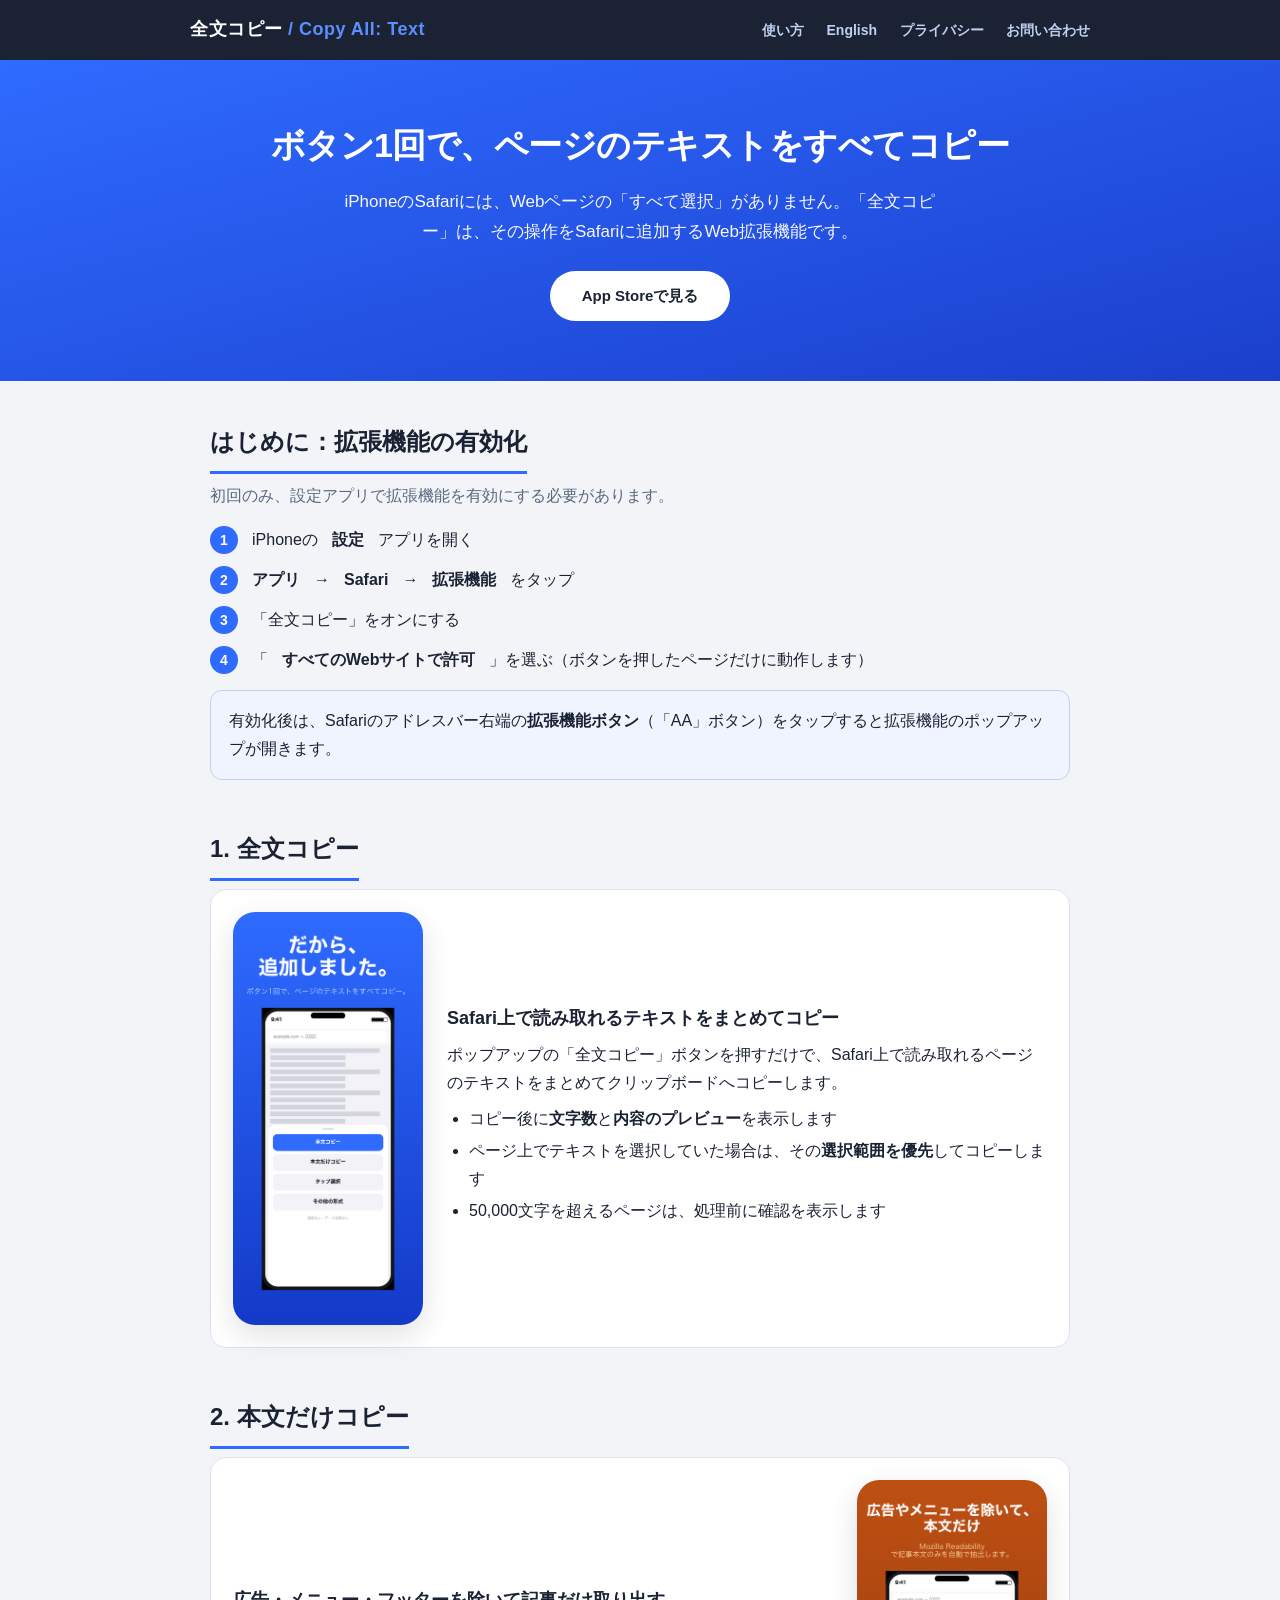
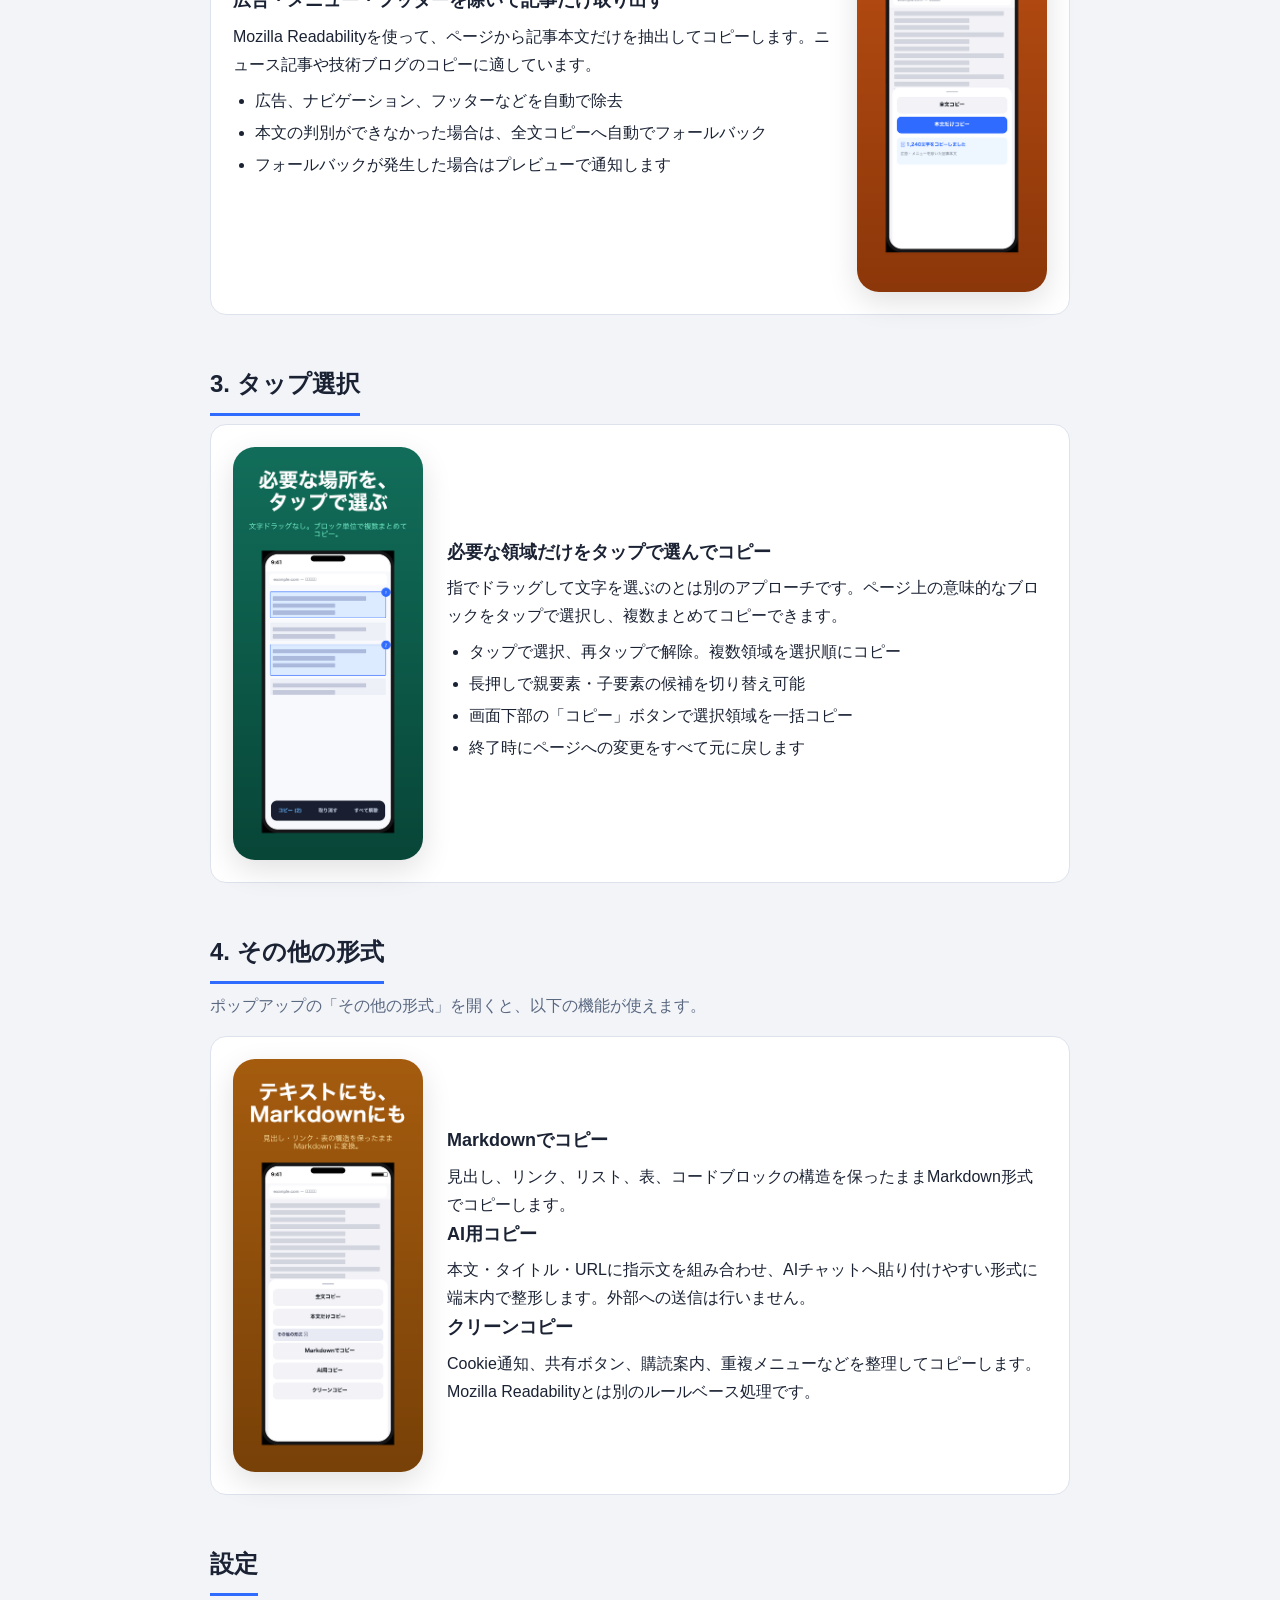
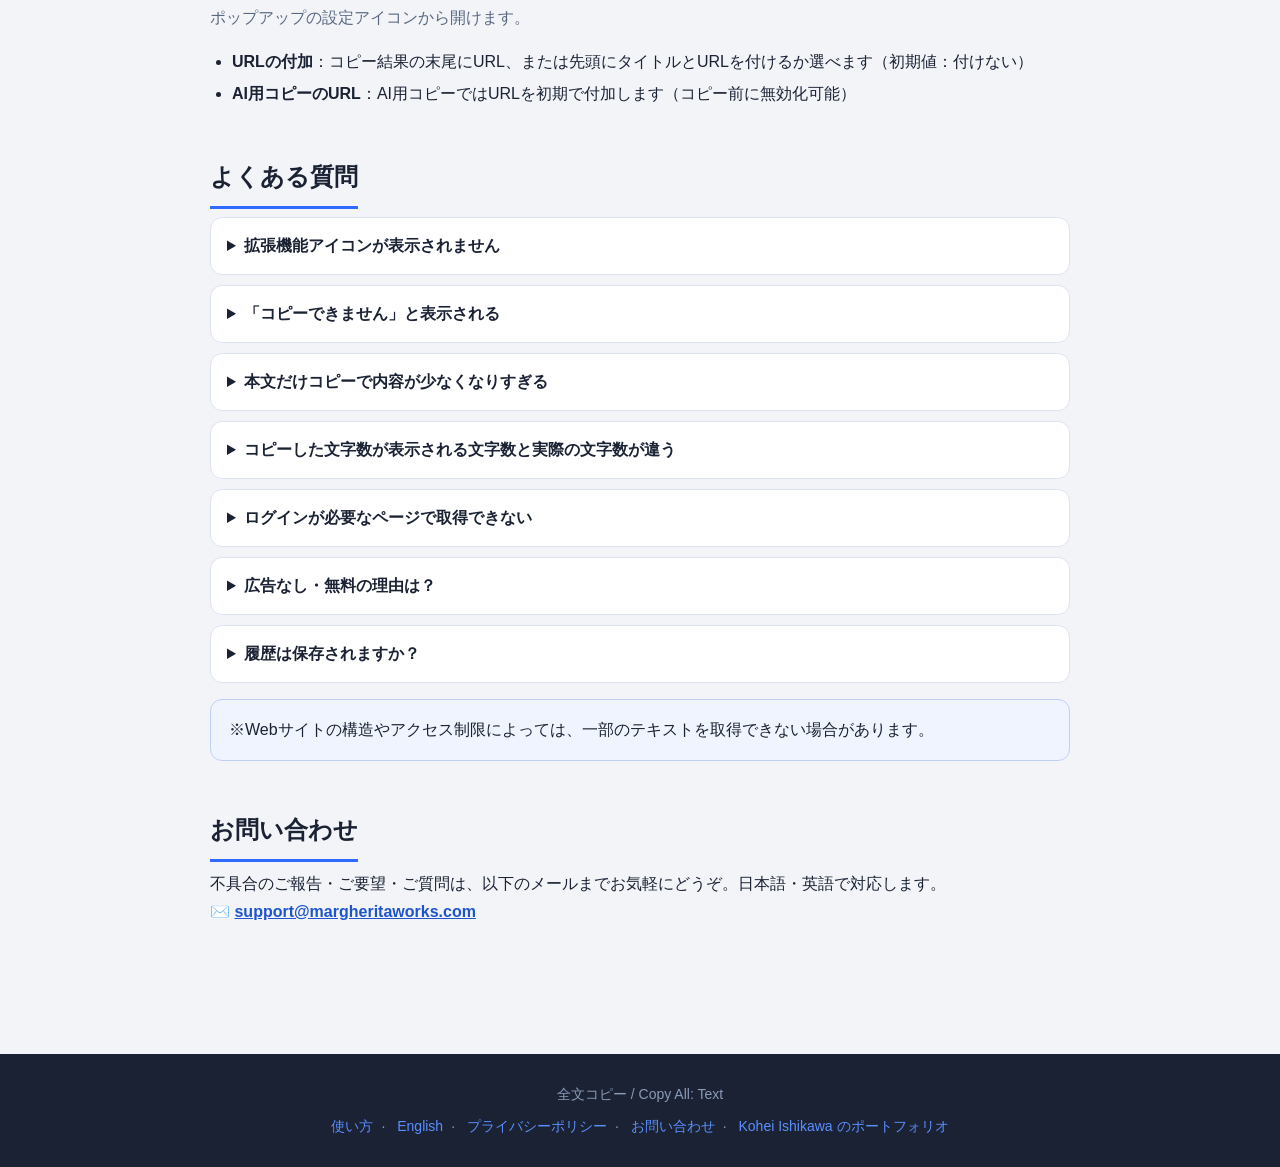
<file: index.html>
<!DOCTYPE html>
<html lang="ja">
<head>
<meta charset="UTF-8">
<meta name="viewport" content="width=device-width, initial-scale=1.0">
<title>全文コピー — 使い方・サポート</title>
<meta name="description" content="SafariのWeb拡張機能「全文コピー」の使い方とサポート。iPhoneのSafariには「すべて選択」がありません。このアプリが、その操作を追加します。">
<link rel="stylesheet" href="style.css">
</head>
<body>

<header class="site-header">
  <div class="inner">
    <a class="brand" href="index.html">全文コピー<span> / Copy All: Text</span></a>
    <nav class="nav">
      <a href="index.html">使い方</a>
      <a href="en.html">English</a>
      <a href="privacy.html">プライバシー</a>
      <a href="#contact">お問い合わせ</a>
    </nav>
  </div>
</header>

<div class="hero">
  <h1>ボタン1回で、ページのテキストをすべてコピー</h1>
  <p>iPhoneのSafariには、Webページの「すべて選択」がありません。「全文コピー」は、その操作をSafariに追加するWeb拡張機能です。</p>
  <a class="btn-store" href="https://apps.apple.com/jp/app/id6805767687">App Storeで見る</a>
</div>

<main>

  <section>
    <h2>はじめに：拡張機能の有効化</h2>
    <p class="lead">初回のみ、設定アプリで拡張機能を有効にする必要があります。</p>
    <ol class="steps">
      <li>iPhoneの<strong>設定</strong>アプリを開く</li>
      <li><strong>アプリ</strong> → <strong>Safari</strong> → <strong>拡張機能</strong> をタップ</li>
      <li>「全文コピー」をオンにする</li>
      <li>「<strong>すべてのWebサイトで許可</strong>」を選ぶ（ボタンを押したページだけに動作します）</li>
    </ol>
    <div class="callout">有効化後は、Safariのアドレスバー右端の<strong>拡張機能ボタン</strong>（「AA」ボタン）をタップすると拡張機能のポップアップが開きます。</div>
  </section>

  <section id="copy-all">
    <h2>1. 全文コピー</h2>
    <div class="feature">
      <div class="shot"><img src="img/ja-1.png" alt="全文コピーの画面"></div>
      <div class="body">
        <h3>Safari上で読み取れるテキストをまとめてコピー</h3>
        <p>ポップアップの「全文コピー」ボタンを押すだけで、Safari上で読み取れるページのテキストをまとめてクリップボードへコピーします。</p>
        <ul>
          <li>コピー後に<strong>文字数</strong>と<strong>内容のプレビュー</strong>を表示します</li>
          <li>ページ上でテキストを選択していた場合は、その<strong>選択範囲を優先</strong>してコピーします</li>
          <li>50,000文字を超えるページは、処理前に確認を表示します</li>
        </ul>
      </div>
    </div>
  </section>

  <section id="copy-article">
    <h2>2. 本文だけコピー</h2>
    <div class="feature reverse">
      <div class="shot"><img src="img/ja-2.png" alt="本文だけコピーの画面"></div>
      <div class="body">
        <h3>広告・メニュー・フッターを除いて記事だけ取り出す</h3>
        <p>Mozilla Readabilityを使って、ページから記事本文だけを抽出してコピーします。ニュース記事や技術ブログのコピーに適しています。</p>
        <ul>
          <li>広告、ナビゲーション、フッターなどを自動で除去</li>
          <li>本文の判別ができなかった場合は、全文コピーへ自動でフォールバック</li>
          <li>フォールバックが発生した場合はプレビューで通知します</li>
        </ul>
      </div>
    </div>
  </section>

  <section id="tap-select">
    <h2>3. タップ選択</h2>
    <div class="feature">
      <div class="shot"><img src="img/ja-3.png" alt="タップ選択の画面"></div>
      <div class="body">
        <h3>必要な領域だけをタップで選んでコピー</h3>
        <p>指でドラッグして文字を選ぶのとは別のアプローチです。ページ上の意味的なブロックをタップで選択し、複数まとめてコピーできます。</p>
        <ul>
          <li>タップで選択、再タップで解除。複数領域を選択順にコピー</li>
          <li>長押しで親要素・子要素の候補を切り替え可能</li>
          <li>画面下部の「コピー」ボタンで選択領域を一括コピー</li>
          <li>終了時にページへの変更をすべて元に戻します</li>
        </ul>
      </div>
    </div>
  </section>

  <section id="other-formats">
    <h2>4. その他の形式</h2>
    <p class="lead">ポップアップの「その他の形式」を開くと、以下の機能が使えます。</p>
    <div class="feature">
      <div class="shot"><img src="img/ja-4.png" alt="その他の形式"></div>
      <div class="body">
        <h3>Markdownでコピー</h3>
        <p>見出し、リンク、リスト、表、コードブロックの構造を保ったままMarkdown形式でコピーします。</p>
        <h3>AI用コピー</h3>
        <p>本文・タイトル・URLに指示文を組み合わせ、AIチャットへ貼り付けやすい形式に端末内で整形します。外部への送信は行いません。</p>
        <h3>クリーンコピー</h3>
        <p>Cookie通知、共有ボタン、購読案内、重複メニューなどを整理してコピーします。Mozilla Readabilityとは別のルールベース処理です。</p>
      </div>
    </div>
  </section>

  <section id="settings">
    <h2>設定</h2>
    <p class="lead">ポップアップの設定アイコンから開けます。</p>
    <ul>
      <li><strong>URLの付加</strong>：コピー結果の末尾にURL、または先頭にタイトルとURLを付けるか選べます（初期値：付けない）</li>
      <li><strong>AI用コピーのURL</strong>：AI用コピーではURLを初期で付加します（コピー前に無効化可能）</li>
    </ul>
  </section>

  <section id="faq">
    <h2>よくある質問</h2>
    <div class="faq">
      <details><summary>拡張機能アイコンが表示されません</summary>
        <p>設定アプリ → アプリ → Safari → 拡張機能 で「全文コピー」がオンになっているか確認してください。有効にするとアドレスバー右端の「&#xAA;」アイコン内に表示されます。</p></details>
      <details><summary>「コピーできません」と表示される</summary>
        <p>SafariのスタートページやApp Storeページなどの内部ページ、PDFビューアではご利用いただけません。また、ページの読み込みが完了していない場合も失敗することがあります。</p></details>
      <details><summary>本文だけコピーで内容が少なくなりすぎる</summary>
        <p>本文の判別には限界があります。記事以外のページ（ECサイト、ポータルなど）では「全文コピー」または「タップ選択」をお使いください。</p></details>
      <details><summary>コピーした文字数が表示される文字数と実際の文字数が違う</summary>
        <p>表示される文字数は、空白や改行の正規化後の文字数です。コピー後のアプリによっては改行の扱いが異なる場合があります。</p></details>
      <details><summary>ログインが必要なページで取得できない</summary>
        <p>ログイン後に遅延読み込みされるコンテンツや、Shadow DOMを使ったページの一部は取得できない場合があります。取得できた範囲でコピーし、不足する部分はプレビューから確認してください。</p></details>
      <details><summary>広告なし・無料の理由は？</summary>
        <p>日常のコピー操作を簡単にする小さなユーティリティーとして提供しています。広告、解析、アカウント登録、外部通信はありません。将来にわたって無料を維持する方針です。</p></details>
      <details><summary>履歴は保存されますか？</summary>
        <p>保存しません。コピーした内容はクリップボードに書き込まれるだけです。設定値（URLの付加など）のみ端末内に保存します。</p></details>
    </div>
    <div class="callout" style="margin-top:16px">※Webサイトの構造やアクセス制限によっては、一部のテキストを取得できない場合があります。</div>
  </section>

  <section id="contact" class="contact">
    <h2>お問い合わせ</h2>
    <p>不具合のご報告・ご要望・ご質問は、以下のメールまでお気軽にどうぞ。日本語・英語で対応します。</p>
    <p>✉️ <a href="mailto:support@margheritaworks.com">support@margheritaworks.com</a></p>
  </section>

</main>

<footer>
  <div>全文コピー / Copy All: Text</div>
  <div style="margin-top:8px">
    <a href="index.html">使い方</a>·
    <a href="en.html">English</a>·
    <a href="privacy.html">プライバシーポリシー</a>·
    <a href="mailto:support@margheritaworks.com">お問い合わせ</a>·
    <a href="https://isitest1.github.io/portfolio-hub/ja">Kohei Ishikawa のポートフォリオ</a>
  </div>
</footer>

</body>
</html>
</file>
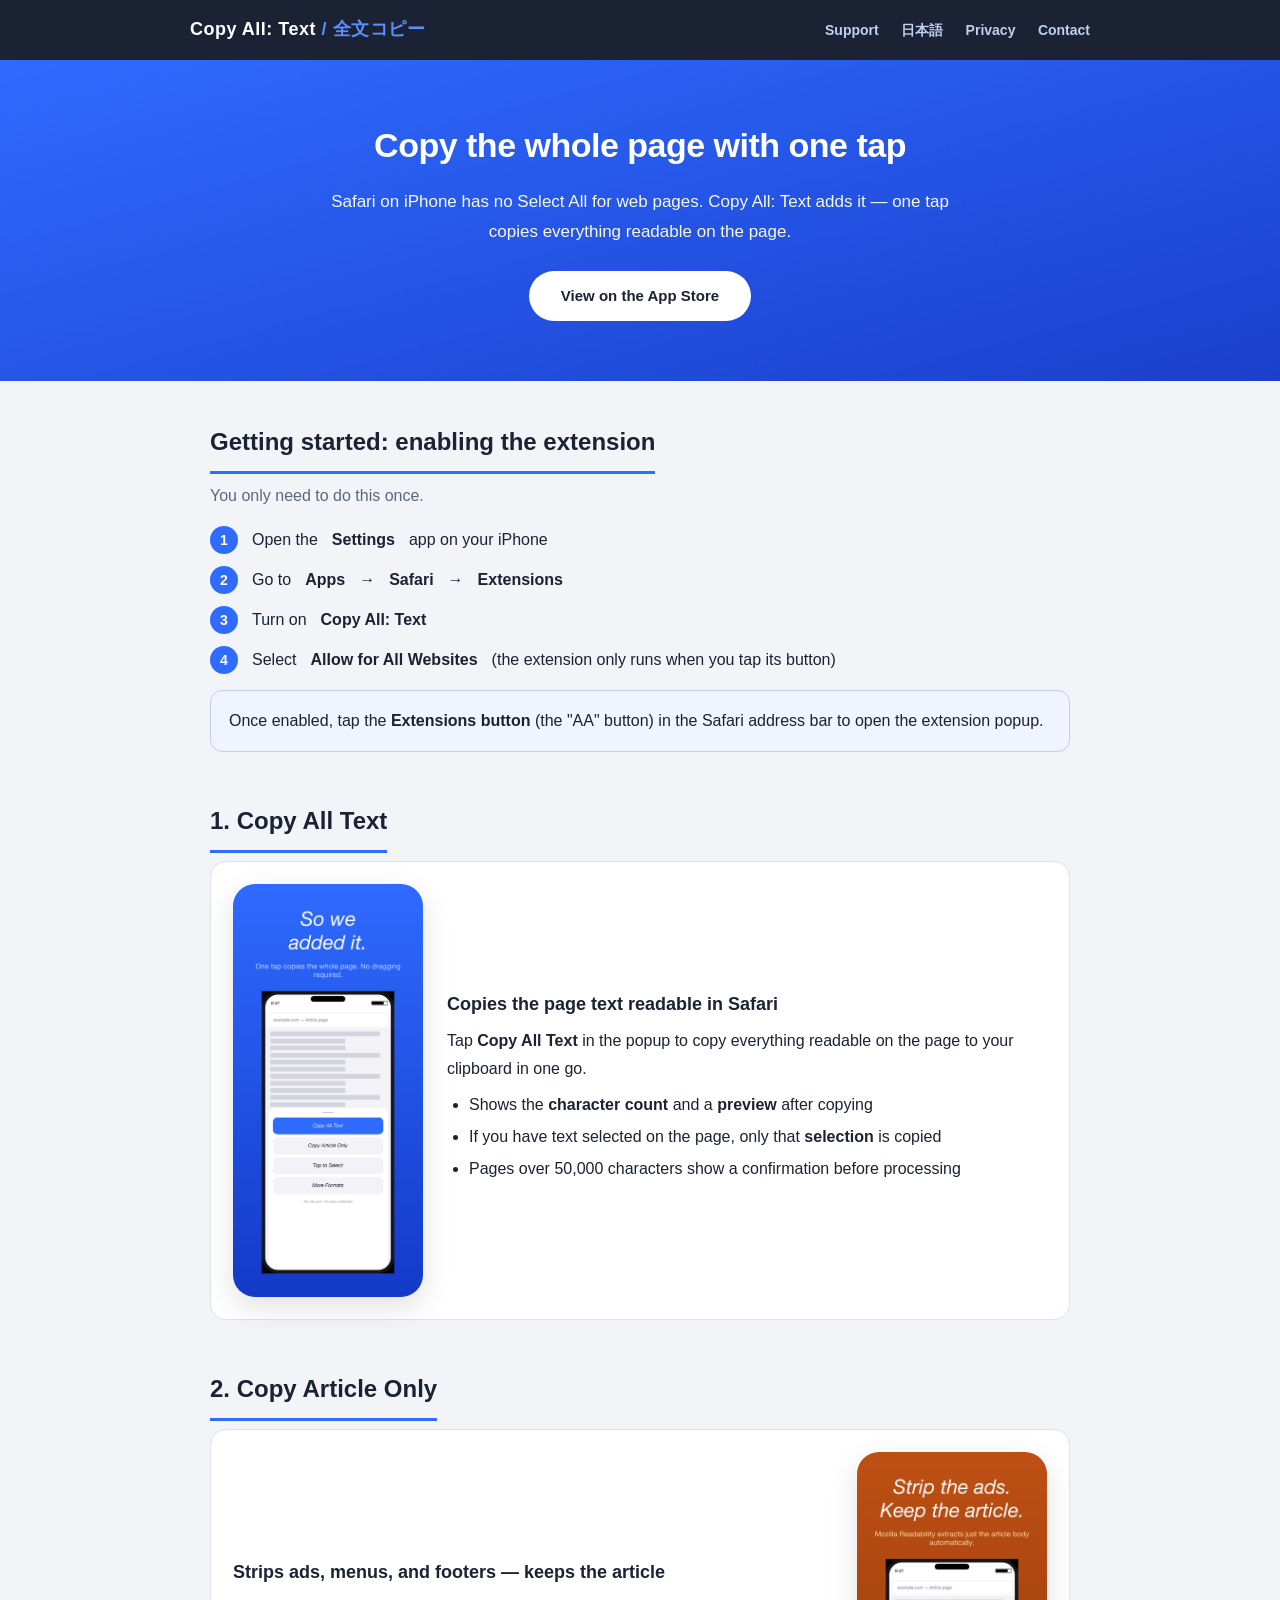
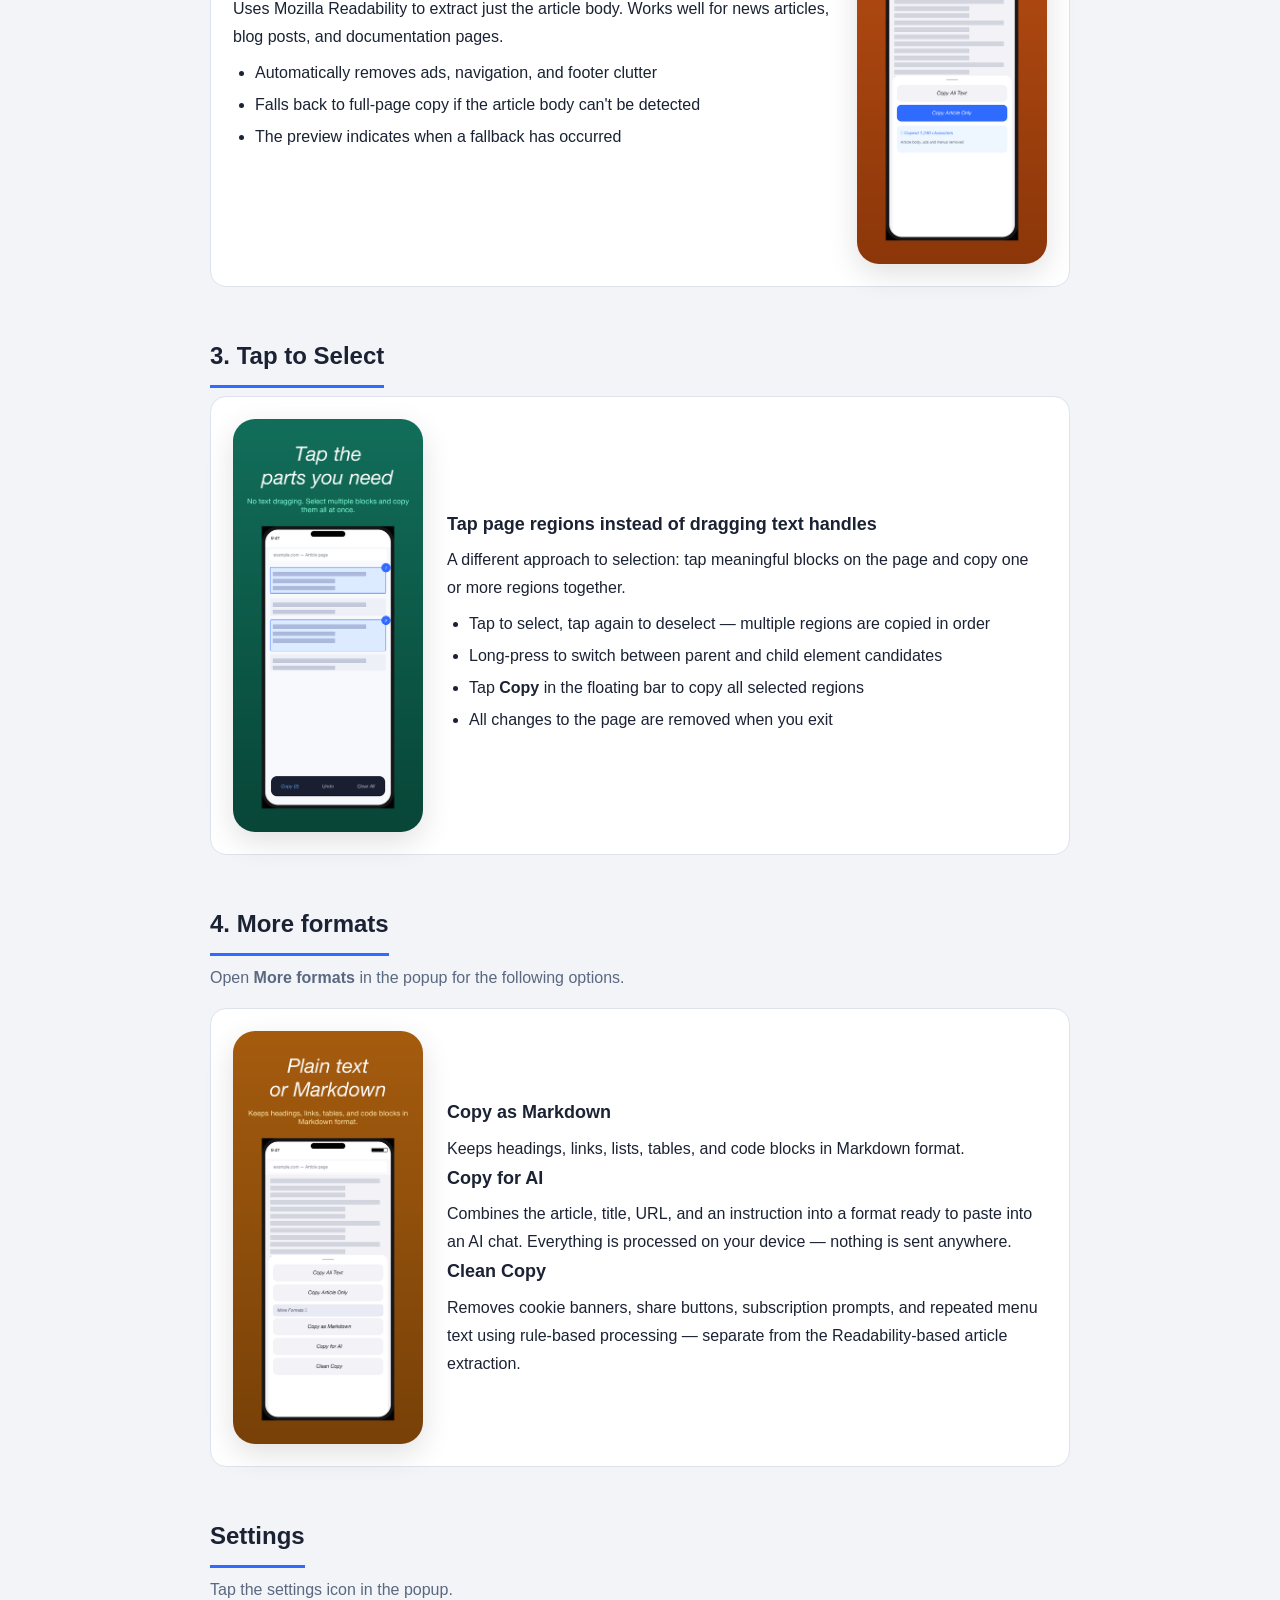
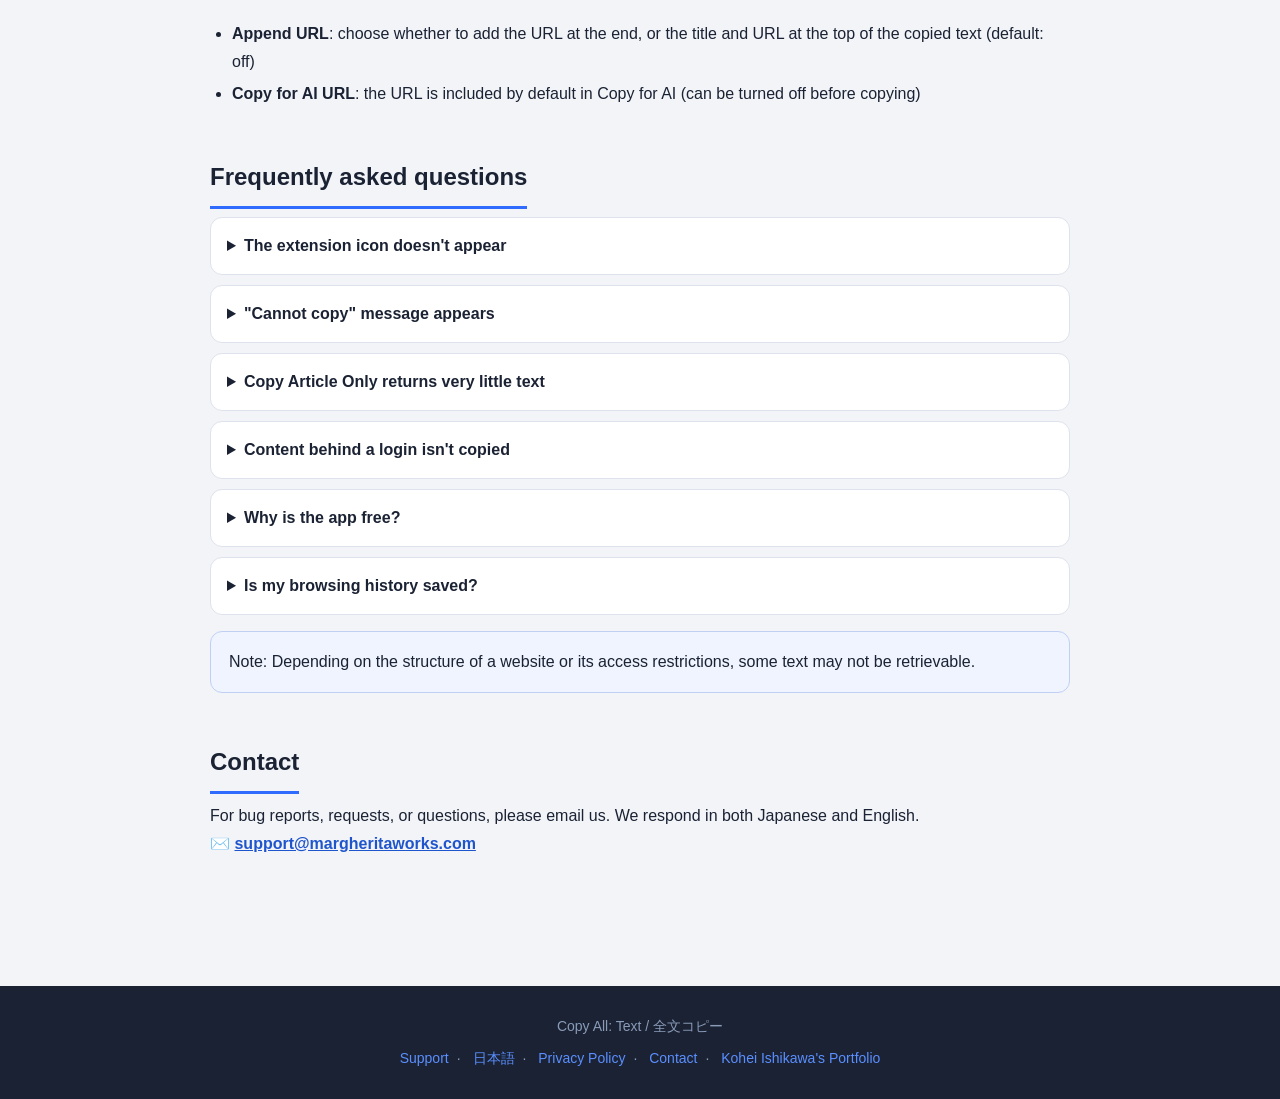
<file: en.html>
<!DOCTYPE html>
<html lang="en">
<head>
<meta charset="UTF-8">
<meta name="viewport" content="width=device-width, initial-scale=1.0">
<title>Copy All: Text — Support</title>
<meta name="description" content="Support page for Copy All: Text, a Safari extension that adds Select All to iPhone. One tap copies the whole page.">
<link rel="stylesheet" href="style.css">
</head>
<body>

<header class="site-header">
  <div class="inner">
    <a class="brand" href="en.html">Copy All: Text<span> / 全文コピー</span></a>
    <nav class="nav">
      <a href="en.html">Support</a>
      <a href="index.html">日本語</a>
      <a href="privacy.html">Privacy</a>
      <a href="#contact">Contact</a>
    </nav>
  </div>
</header>

<div class="hero">
  <h1>Copy the whole page with one tap</h1>
  <p>Safari on iPhone has no Select All for web pages. Copy All: Text adds it — one tap copies everything readable on the page.</p>
  <a class="btn-store" href="https://apps.apple.com/jp/app/id6805767687">View on the App Store</a>
</div>

<main>

  <section>
    <h2>Getting started: enabling the extension</h2>
    <p class="lead">You only need to do this once.</p>
    <ol class="steps">
      <li>Open the <strong>Settings</strong> app on your iPhone</li>
      <li>Go to <strong>Apps</strong> → <strong>Safari</strong> → <strong>Extensions</strong></li>
      <li>Turn on <strong>Copy All: Text</strong></li>
      <li>Select <strong>Allow for All Websites</strong> (the extension only runs when you tap its button)</li>
    </ol>
    <div class="callout">Once enabled, tap the <strong>Extensions button</strong> (the "AA" button) in the Safari address bar to open the extension popup.</div>
  </section>

  <section id="copy-all">
    <h2>1. Copy All Text</h2>
    <div class="feature">
      <div class="shot"><img src="img/en-1.png" alt="Copy All Text screen"></div>
      <div class="body">
        <h3>Copies the page text readable in Safari</h3>
        <p>Tap <strong>Copy All Text</strong> in the popup to copy everything readable on the page to your clipboard in one go.</p>
        <ul>
          <li>Shows the <strong>character count</strong> and a <strong>preview</strong> after copying</li>
          <li>If you have text selected on the page, only that <strong>selection</strong> is copied</li>
          <li>Pages over 50,000 characters show a confirmation before processing</li>
        </ul>
      </div>
    </div>
  </section>

  <section id="copy-article">
    <h2>2. Copy Article Only</h2>
    <div class="feature reverse">
      <div class="shot"><img src="img/en-2.png" alt="Copy Article Only screen"></div>
      <div class="body">
        <h3>Strips ads, menus, and footers — keeps the article</h3>
        <p>Uses Mozilla Readability to extract just the article body. Works well for news articles, blog posts, and documentation pages.</p>
        <ul>
          <li>Automatically removes ads, navigation, and footer clutter</li>
          <li>Falls back to full-page copy if the article body can't be detected</li>
          <li>The preview indicates when a fallback has occurred</li>
        </ul>
      </div>
    </div>
  </section>

  <section id="tap-select">
    <h2>3. Tap to Select</h2>
    <div class="feature">
      <div class="shot"><img src="img/en-3.png" alt="Tap to Select screen"></div>
      <div class="body">
        <h3>Tap page regions instead of dragging text handles</h3>
        <p>A different approach to selection: tap meaningful blocks on the page and copy one or more regions together.</p>
        <ul>
          <li>Tap to select, tap again to deselect — multiple regions are copied in order</li>
          <li>Long-press to switch between parent and child element candidates</li>
          <li>Tap <strong>Copy</strong> in the floating bar to copy all selected regions</li>
          <li>All changes to the page are removed when you exit</li>
        </ul>
      </div>
    </div>
  </section>

  <section id="other-formats">
    <h2>4. More formats</h2>
    <p class="lead">Open <strong>More formats</strong> in the popup for the following options.</p>
    <div class="feature">
      <div class="shot"><img src="img/en-4.png" alt="More formats screen"></div>
      <div class="body">
        <h3>Copy as Markdown</h3>
        <p>Keeps headings, links, lists, tables, and code blocks in Markdown format.</p>
        <h3>Copy for AI</h3>
        <p>Combines the article, title, URL, and an instruction into a format ready to paste into an AI chat. Everything is processed on your device — nothing is sent anywhere.</p>
        <h3>Clean Copy</h3>
        <p>Removes cookie banners, share buttons, subscription prompts, and repeated menu text using rule-based processing — separate from the Readability-based article extraction.</p>
      </div>
    </div>
  </section>

  <section id="settings">
    <h2>Settings</h2>
    <p class="lead">Tap the settings icon in the popup.</p>
    <ul>
      <li><strong>Append URL</strong>: choose whether to add the URL at the end, or the title and URL at the top of the copied text (default: off)</li>
      <li><strong>Copy for AI URL</strong>: the URL is included by default in Copy for AI (can be turned off before copying)</li>
    </ul>
  </section>

  <section id="faq">
    <h2>Frequently asked questions</h2>
    <div class="faq">
      <details><summary>The extension icon doesn't appear</summary>
        <p>Make sure Copy All: Text is enabled in Settings → Apps → Safari → Extensions. Once enabled, it appears under the Extensions button (the "AA" button) in the address bar.</p></details>
      <details><summary>"Cannot copy" message appears</summary>
        <p>The extension cannot run on Safari's internal pages (Start Page, App Store, settings), PDF viewer, or pages that haven't finished loading.</p></details>
      <details><summary>Copy Article Only returns very little text</summary>
        <p>Article detection has limits. For pages that aren't articles (e-commerce, portals, etc.), use Copy All Text or Tap to Select instead.</p></details>
      <details><summary>Content behind a login isn't copied</summary>
        <p>Content loaded lazily after login, or content inside Shadow DOM, may not be retrieved. Copy what was captured and check the preview for what's missing.</p></details>
      <details><summary>Why is the app free?</summary>
        <p>This is a small utility project. It contains no ads, analytics, accounts, or network communication. It will remain free.</p></details>
      <details><summary>Is my browsing history saved?</summary>
        <p>No. The extension copies text to your clipboard and does nothing else. Only your settings (URL append preference, etc.) are saved locally on your device.</p></details>
    </div>
    <div class="callout" style="margin-top:16px">Note: Depending on the structure of a website or its access restrictions, some text may not be retrievable.</div>
  </section>

  <section id="contact" class="contact">
    <h2>Contact</h2>
    <p>For bug reports, requests, or questions, please email us. We respond in both Japanese and English.</p>
    <p>✉️ <a href="mailto:support@margheritaworks.com">support@margheritaworks.com</a></p>
  </section>

</main>

<footer>
  <div>Copy All: Text / 全文コピー</div>
  <div style="margin-top:8px">
    <a href="en.html">Support</a>·
    <a href="index.html">日本語</a>·
    <a href="privacy.html">Privacy Policy</a>·
    <a href="mailto:support@margheritaworks.com">Contact</a>·
    <a href="https://isitest1.github.io/portfolio-hub/en">Kohei Ishikawa's Portfolio</a>
  </div>
</footer>

</body>
</html>
</file>
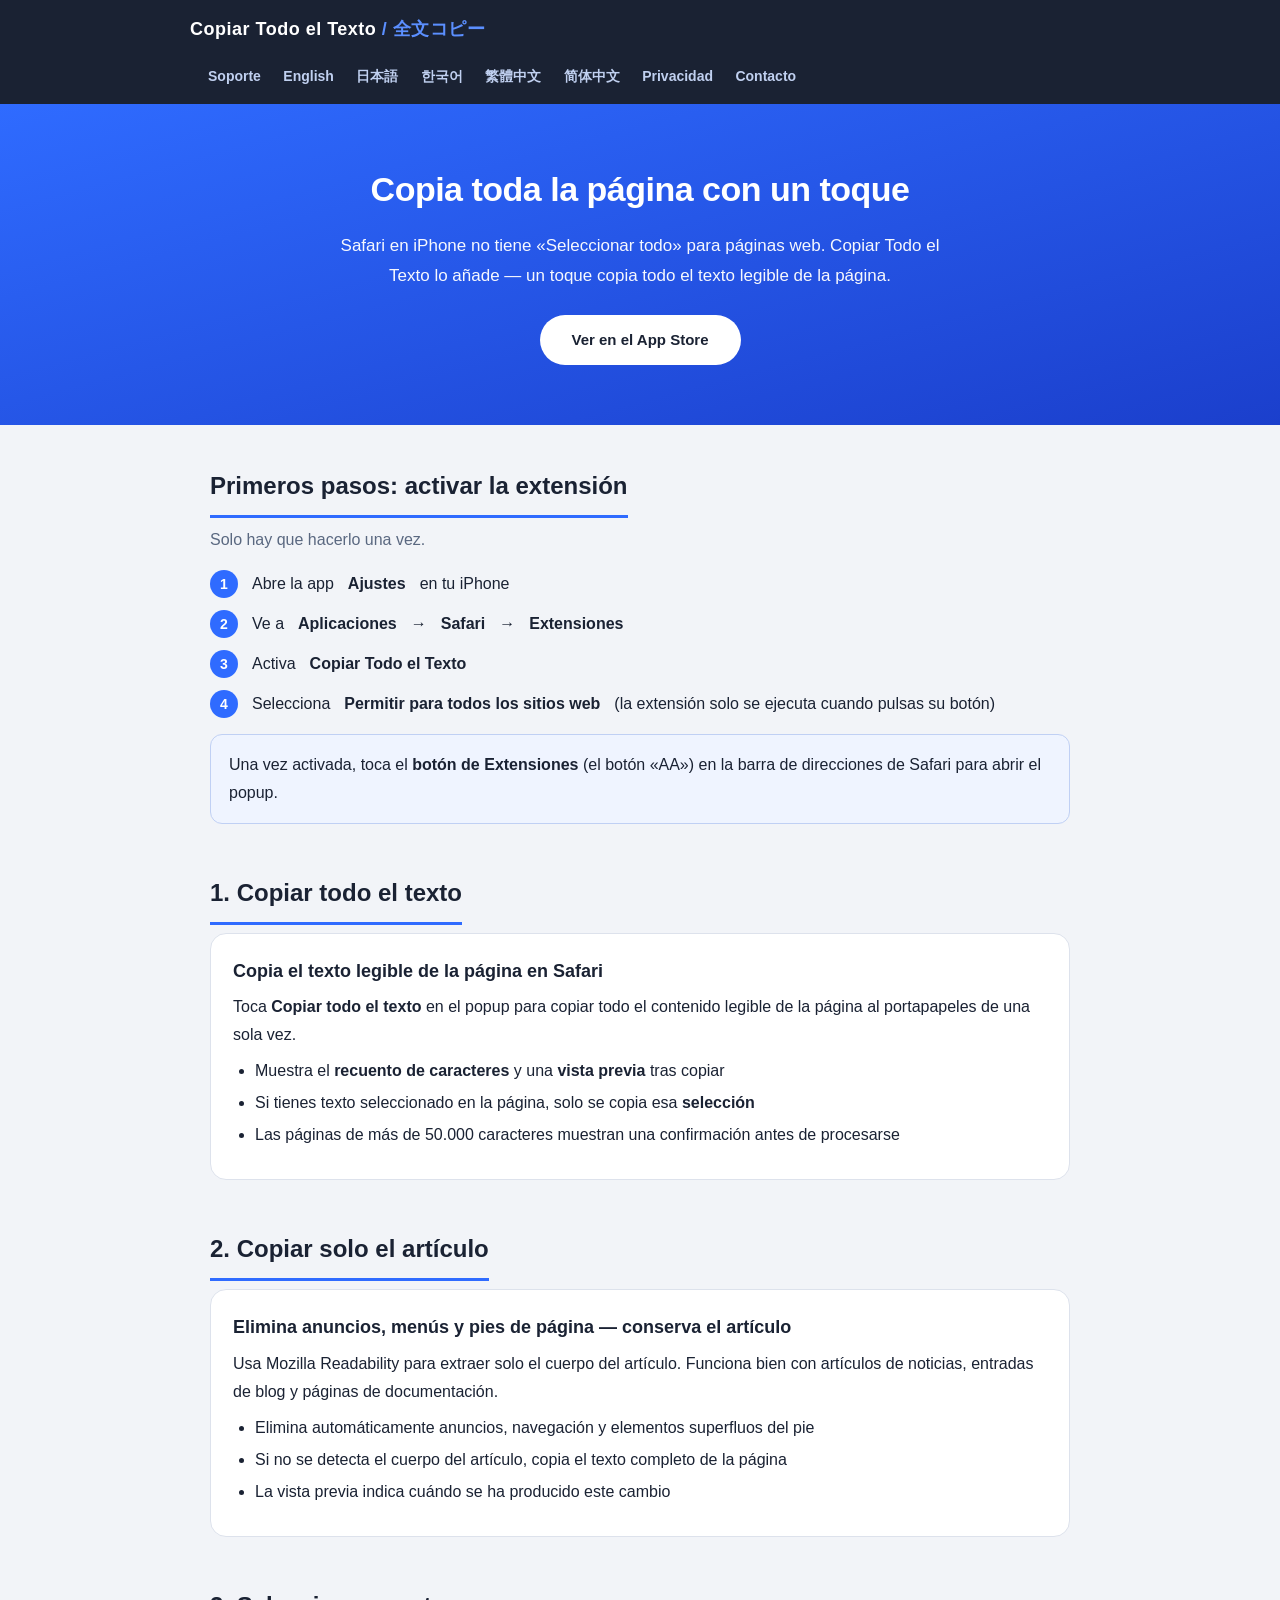
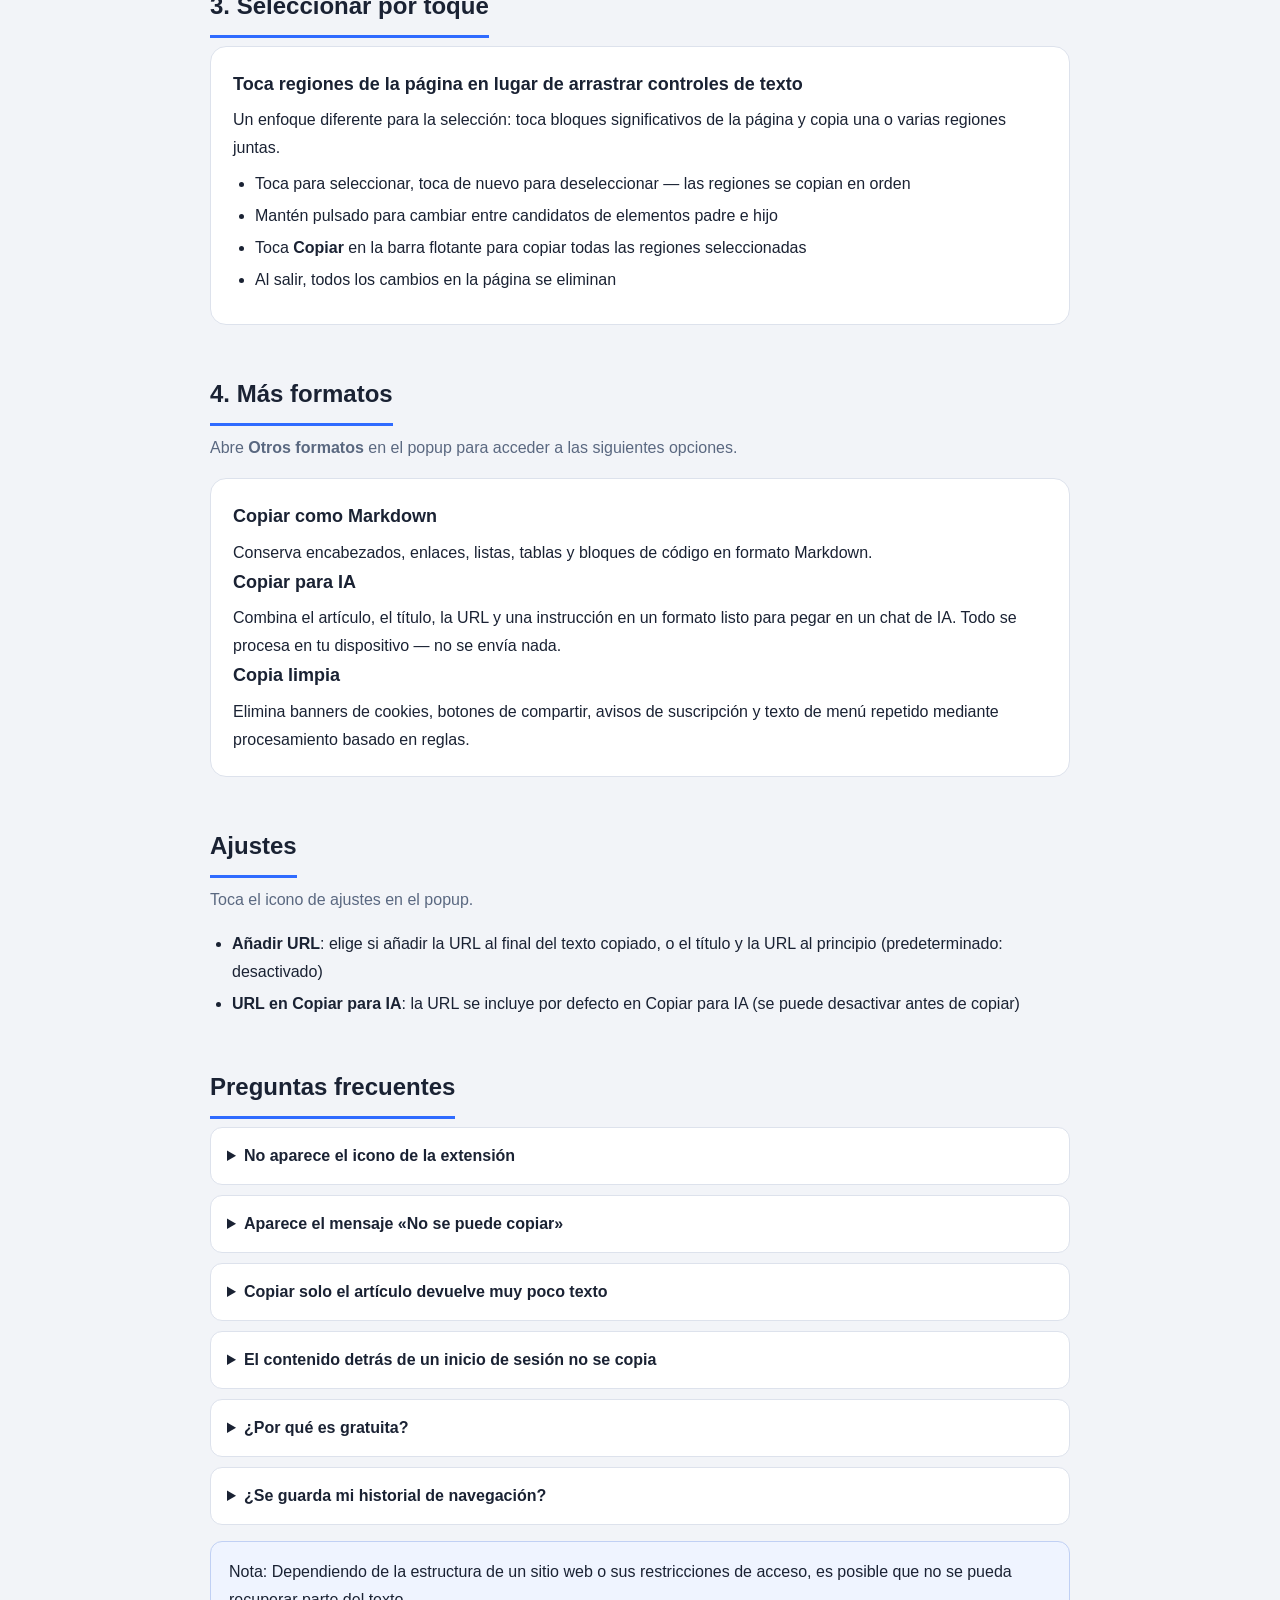
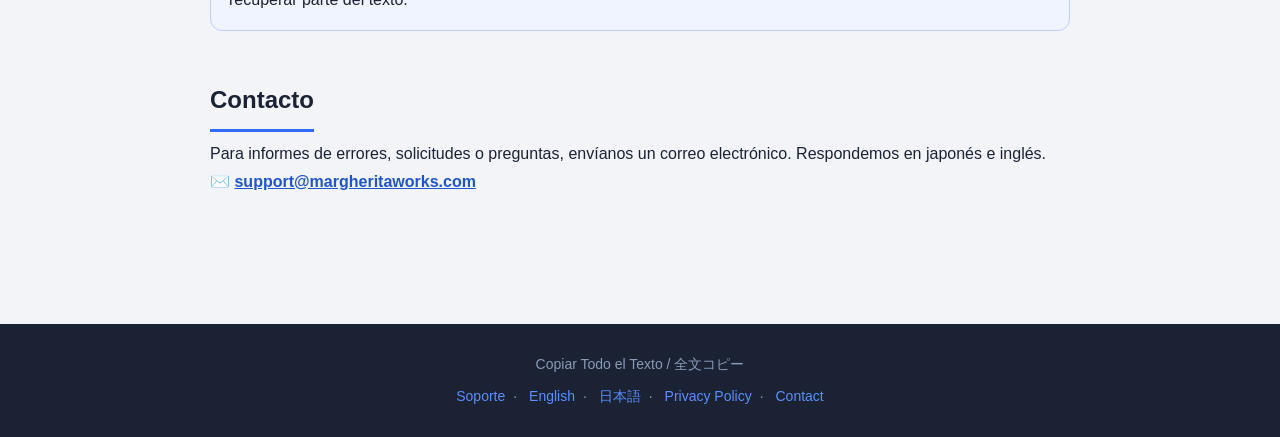
<file: es.html>
<!DOCTYPE html>
<html lang="es">
<head>
<meta charset="UTF-8">
<meta name="viewport" content="width=device-width, initial-scale=1.0">
<title>Copiar Todo el Texto — Soporte</title>
<meta name="description" content="Página de soporte para Copiar Todo el Texto, una extensión de Safari que añade Seleccionar todo al iPhone. Un toque copia toda la página.">
<link rel="stylesheet" href="style.css">
</head>
<body>

<header class="site-header">
  <div class="inner">
    <a class="brand" href="es.html">Copiar Todo el Texto<span> / 全文コピー</span></a>
    <nav class="nav">
      <a href="es.html">Soporte</a>
      <a href="en.html">English</a>
      <a href="index.html">日本語</a>
      <a href="ko.html">한국어</a>
      <a href="zh-hant.html">繁體中文</a>
      <a href="zh-hans.html">简体中文</a>
      <a href="privacy.html">Privacidad</a>
      <a href="#contact">Contacto</a>
    </nav>
  </div>
</header>

<div class="hero">
  <h1>Copia toda la página con un toque</h1>
  <p>Safari en iPhone no tiene «Seleccionar todo» para páginas web. Copiar Todo el Texto lo añade — un toque copia todo el texto legible de la página.</p>
  <a class="btn-store" href="https://apps.apple.com/jp/app/id6805767687">Ver en el App Store</a>
</div>

<main>

  <section>
    <h2>Primeros pasos: activar la extensión</h2>
    <p class="lead">Solo hay que hacerlo una vez.</p>
    <ol class="steps">
      <li>Abre la app <strong>Ajustes</strong> en tu iPhone</li>
      <li>Ve a <strong>Aplicaciones</strong> → <strong>Safari</strong> → <strong>Extensiones</strong></li>
      <li>Activa <strong>Copiar Todo el Texto</strong></li>
      <li>Selecciona <strong>Permitir para todos los sitios web</strong> (la extensión solo se ejecuta cuando pulsas su botón)</li>
    </ol>
    <div class="callout">Una vez activada, toca el <strong>botón de Extensiones</strong> (el botón «AA») en la barra de direcciones de Safari para abrir el popup.</div>
  </section>

  <section id="copy-all">
    <h2>1. Copiar todo el texto</h2>
    <div class="feature">
      <div class="body">
        <h3>Copia el texto legible de la página en Safari</h3>
        <p>Toca <strong>Copiar todo el texto</strong> en el popup para copiar todo el contenido legible de la página al portapapeles de una sola vez.</p>
        <ul>
          <li>Muestra el <strong>recuento de caracteres</strong> y una <strong>vista previa</strong> tras copiar</li>
          <li>Si tienes texto seleccionado en la página, solo se copia esa <strong>selección</strong></li>
          <li>Las páginas de más de 50.000 caracteres muestran una confirmación antes de procesarse</li>
        </ul>
      </div>
    </div>
  </section>

  <section id="copy-article">
    <h2>2. Copiar solo el artículo</h2>
    <div class="feature reverse">
      <div class="body">
        <h3>Elimina anuncios, menús y pies de página — conserva el artículo</h3>
        <p>Usa Mozilla Readability para extraer solo el cuerpo del artículo. Funciona bien con artículos de noticias, entradas de blog y páginas de documentación.</p>
        <ul>
          <li>Elimina automáticamente anuncios, navegación y elementos superfluos del pie</li>
          <li>Si no se detecta el cuerpo del artículo, copia el texto completo de la página</li>
          <li>La vista previa indica cuándo se ha producido este cambio</li>
        </ul>
      </div>
    </div>
  </section>

  <section id="tap-select">
    <h2>3. Seleccionar por toque</h2>
    <div class="feature">
      <div class="body">
        <h3>Toca regiones de la página en lugar de arrastrar controles de texto</h3>
        <p>Un enfoque diferente para la selección: toca bloques significativos de la página y copia una o varias regiones juntas.</p>
        <ul>
          <li>Toca para seleccionar, toca de nuevo para deseleccionar — las regiones se copian en orden</li>
          <li>Mantén pulsado para cambiar entre candidatos de elementos padre e hijo</li>
          <li>Toca <strong>Copiar</strong> en la barra flotante para copiar todas las regiones seleccionadas</li>
          <li>Al salir, todos los cambios en la página se eliminan</li>
        </ul>
      </div>
    </div>
  </section>

  <section id="other-formats">
    <h2>4. Más formatos</h2>
    <p class="lead">Abre <strong>Otros formatos</strong> en el popup para acceder a las siguientes opciones.</p>
    <div class="feature">
      <div class="body">
        <h3>Copiar como Markdown</h3>
        <p>Conserva encabezados, enlaces, listas, tablas y bloques de código en formato Markdown.</p>
        <h3>Copiar para IA</h3>
        <p>Combina el artículo, el título, la URL y una instrucción en un formato listo para pegar en un chat de IA. Todo se procesa en tu dispositivo — no se envía nada.</p>
        <h3>Copia limpia</h3>
        <p>Elimina banners de cookies, botones de compartir, avisos de suscripción y texto de menú repetido mediante procesamiento basado en reglas.</p>
      </div>
    </div>
  </section>

  <section id="settings">
    <h2>Ajustes</h2>
    <p class="lead">Toca el icono de ajustes en el popup.</p>
    <ul>
      <li><strong>Añadir URL</strong>: elige si añadir la URL al final del texto copiado, o el título y la URL al principio (predeterminado: desactivado)</li>
      <li><strong>URL en Copiar para IA</strong>: la URL se incluye por defecto en Copiar para IA (se puede desactivar antes de copiar)</li>
    </ul>
  </section>

  <section id="faq">
    <h2>Preguntas frecuentes</h2>
    <div class="faq">
      <details><summary>No aparece el icono de la extensión</summary>
        <p>Asegúrate de que Copiar Todo el Texto está activado en Ajustes → Aplicaciones → Safari → Extensiones. Una vez activado, aparece bajo el botón de Extensiones (el botón «AA») en la barra de direcciones.</p></details>
      <details><summary>Aparece el mensaje «No se puede copiar»</summary>
        <p>La extensión no puede ejecutarse en las páginas internas de Safari (página de inicio, App Store, ajustes), el visor de PDF ni en páginas que no han terminado de cargarse.</p></details>
      <details><summary>Copiar solo el artículo devuelve muy poco texto</summary>
        <p>La detección de artículos tiene sus límites. Para páginas que no son artículos (comercio electrónico, portales, etc.), usa Copiar todo el texto o Seleccionar por toque.</p></details>
      <details><summary>El contenido detrás de un inicio de sesión no se copia</summary>
        <p>El contenido cargado de forma diferida tras el inicio de sesión, o el contenido dentro de Shadow DOM, puede no recuperarse. Copia lo que se capturó y comprueba en la vista previa qué falta.</p></details>
      <details><summary>¿Por qué es gratuita?</summary>
        <p>Es un pequeño proyecto de utilidad. No contiene anuncios, análisis, cuentas ni comunicación de red. Seguirá siendo gratuita.</p></details>
      <details><summary>¿Se guarda mi historial de navegación?</summary>
        <p>No. La extensión copia texto al portapapeles y no hace nada más. Solo tus ajustes (preferencia de añadir URL, etc.) se guardan localmente en tu dispositivo.</p></details>
    </div>
    <div class="callout" style="margin-top:16px">Nota: Dependiendo de la estructura de un sitio web o sus restricciones de acceso, es posible que no se pueda recuperar parte del texto.</div>
  </section>

  <section id="contact" class="contact">
    <h2>Contacto</h2>
    <p>Para informes de errores, solicitudes o preguntas, envíanos un correo electrónico. Respondemos en japonés e inglés.</p>
    <p>✉️ <a href="mailto:support@margheritaworks.com">support@margheritaworks.com</a></p>
  </section>

</main>

<footer>
  <div>Copiar Todo el Texto / 全文コピー</div>
  <div style="margin-top:8px">
    <a href="es.html">Soporte</a>·
    <a href="en.html">English</a>·
    <a href="index.html">日本語</a>·
    <a href="privacy.html">Privacy Policy</a>·
    <a href="mailto:support@margheritaworks.com">Contact</a>
  </div>
</footer>

</body>
</html>
</file>
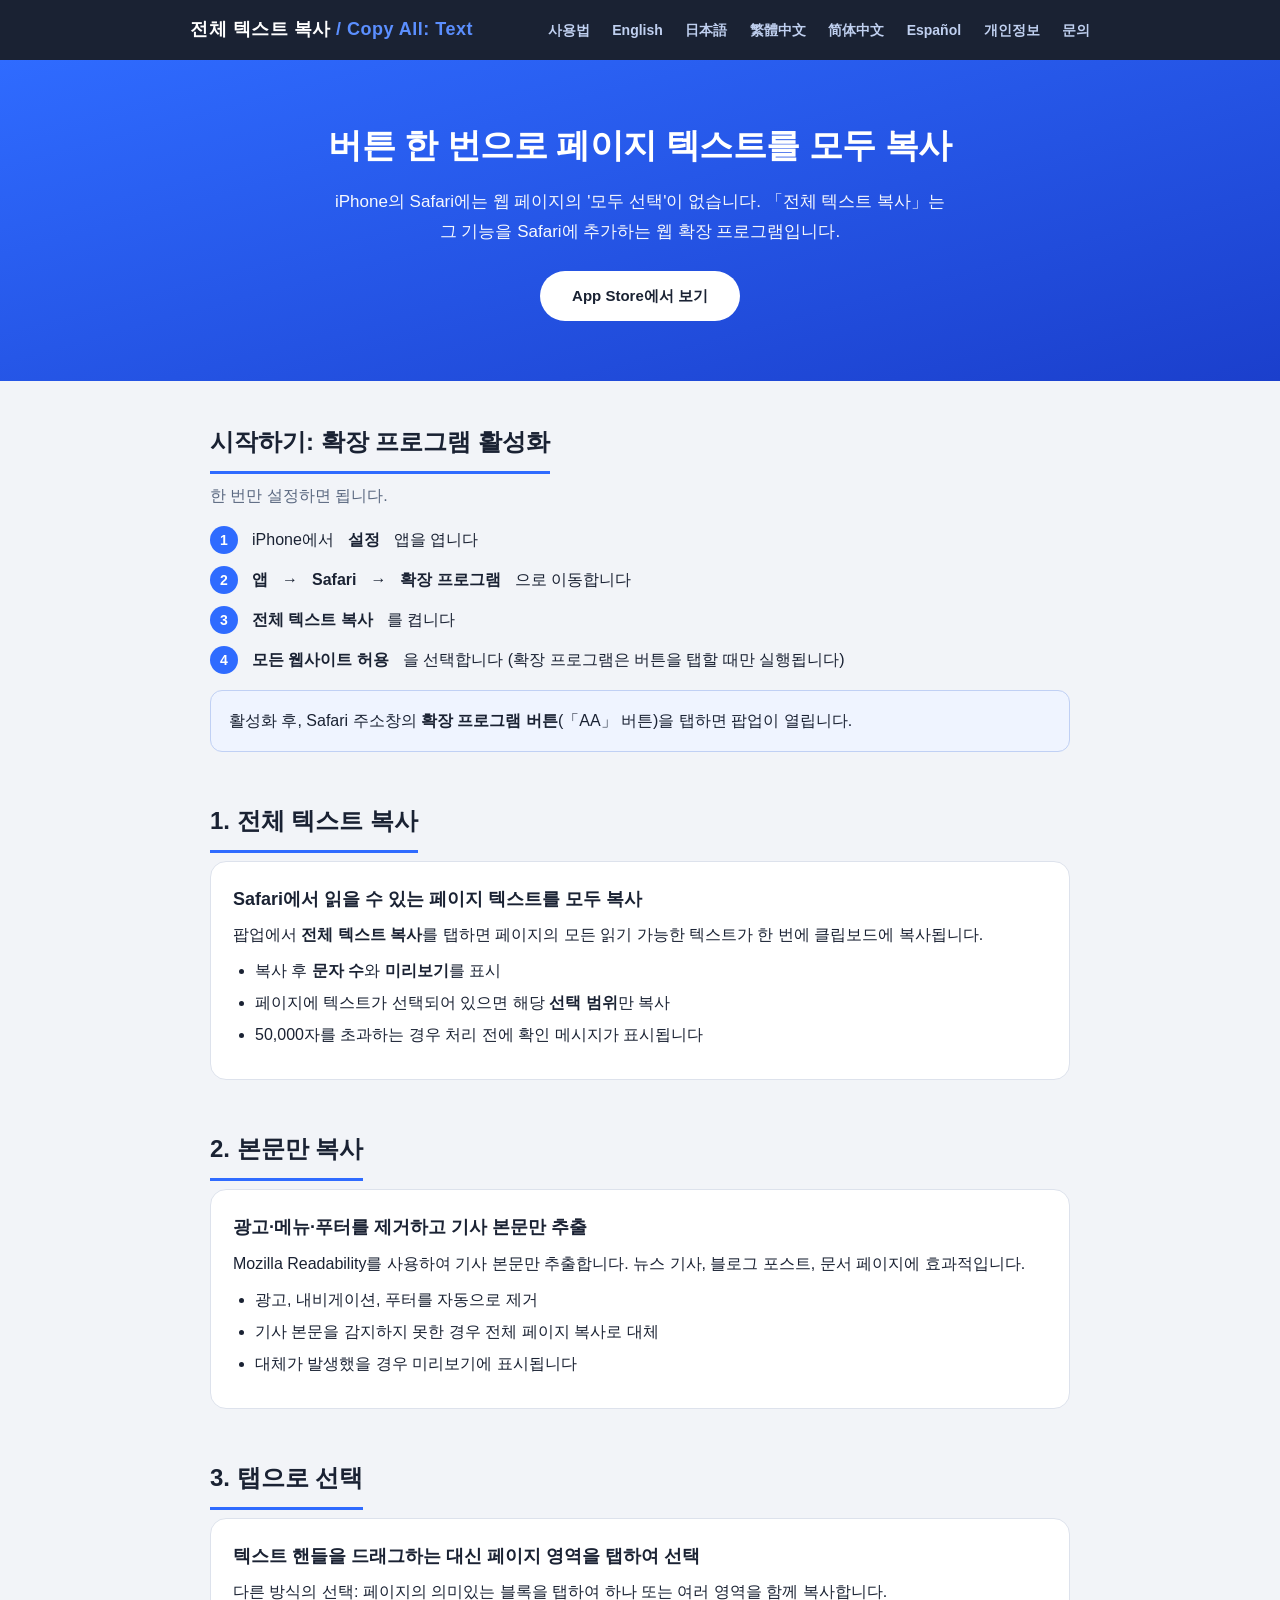
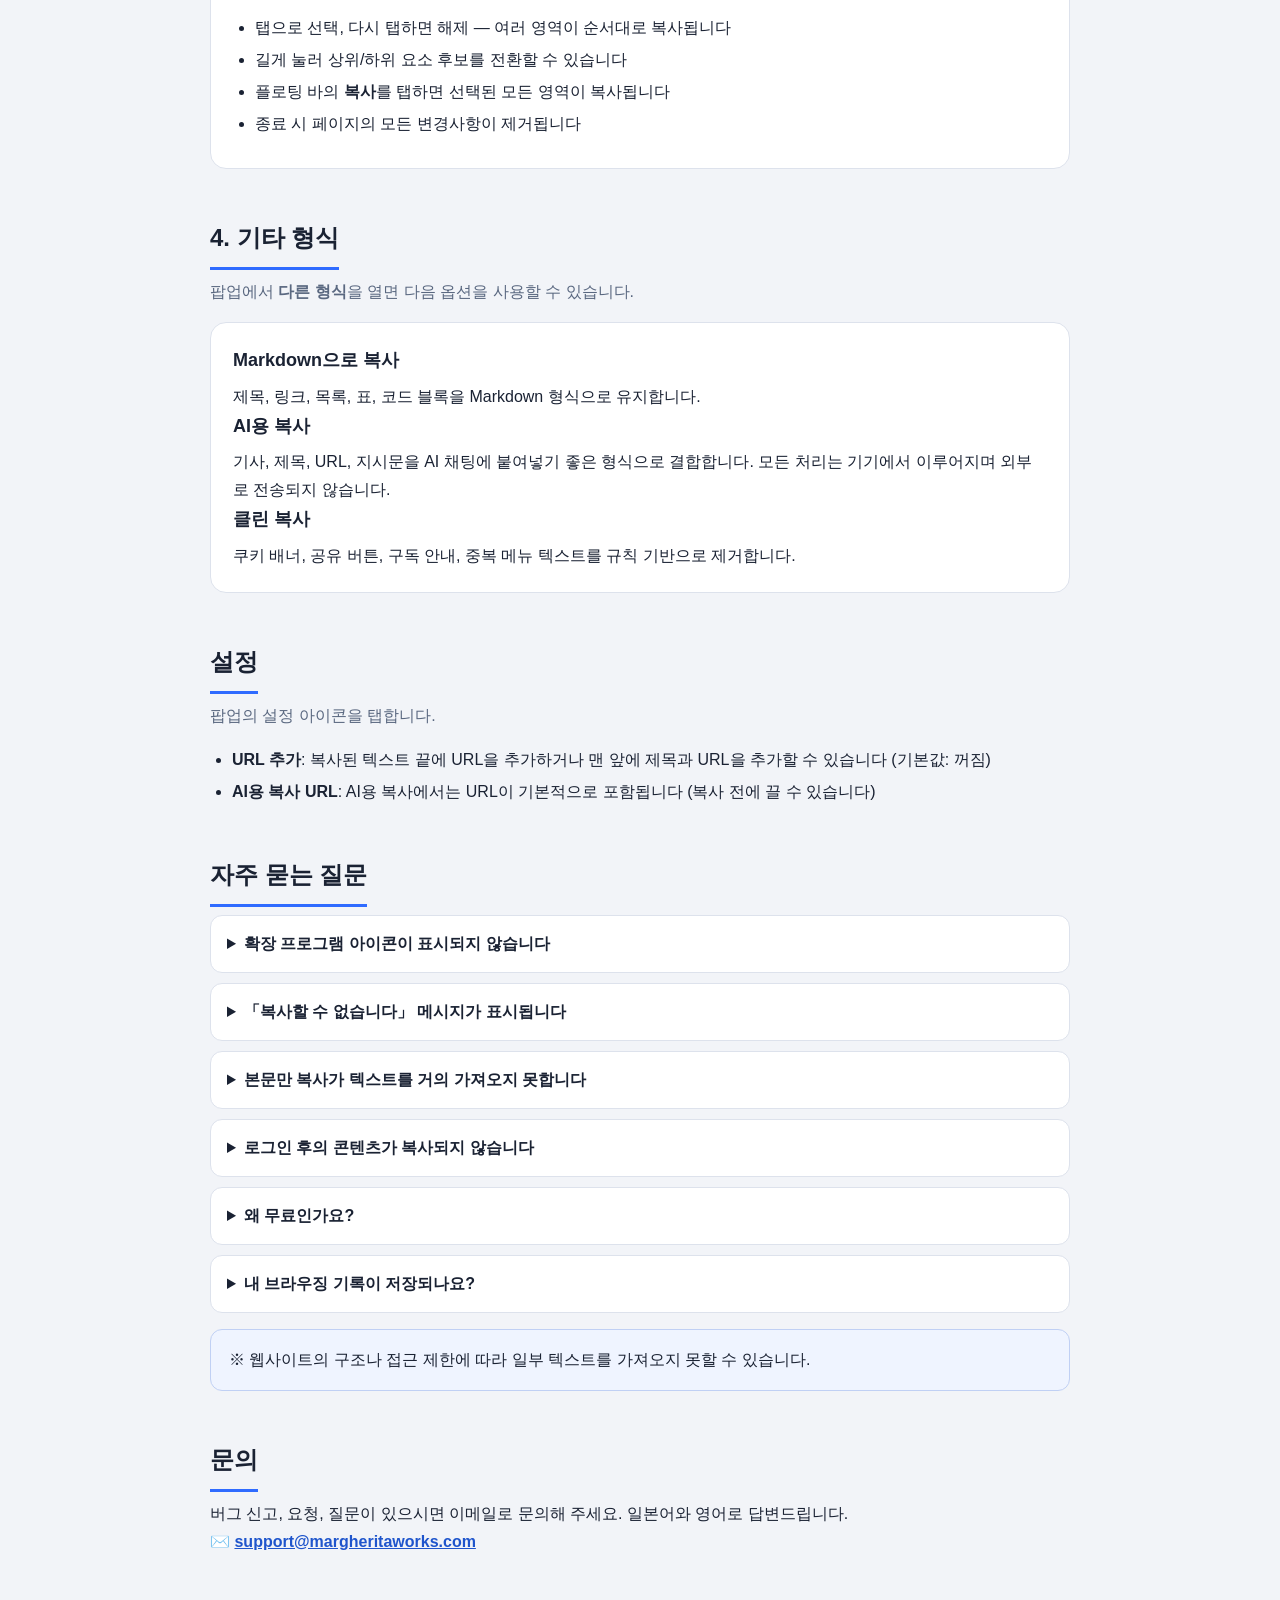
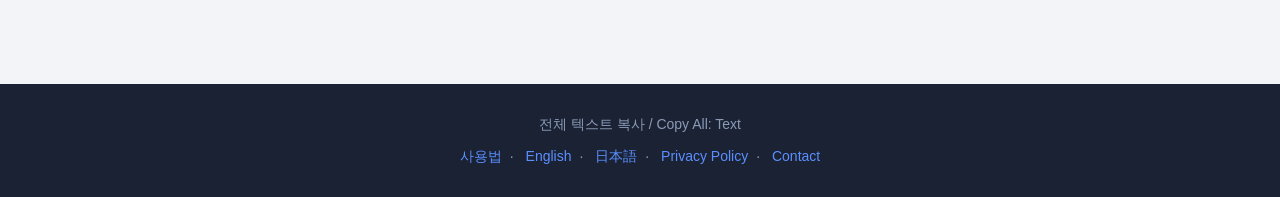
<file: ko.html>
<!DOCTYPE html>
<html lang="ko">
<head>
<meta charset="UTF-8">
<meta name="viewport" content="width=device-width, initial-scale=1.0">
<title>전체 텍스트 복사 — 사용법 및 지원</title>
<meta name="description" content="Safari 확장 프로그램 「전체 텍스트 복사」의 사용법과 지원. iPhone의 Safari에는 '모두 선택'이 없습니다. 이 앱이 그 기능을 추가합니다.">
<link rel="stylesheet" href="style.css">
</head>
<body>

<header class="site-header">
  <div class="inner">
    <a class="brand" href="ko.html">전체 텍스트 복사<span> / Copy All: Text</span></a>
    <nav class="nav">
      <a href="ko.html">사용법</a>
      <a href="en.html">English</a>
      <a href="index.html">日本語</a>
      <a href="zh-hant.html">繁體中文</a>
      <a href="zh-hans.html">简体中文</a>
      <a href="es.html">Español</a>
      <a href="privacy.html">개인정보</a>
      <a href="#contact">문의</a>
    </nav>
  </div>
</header>

<div class="hero">
  <h1>버튼 한 번으로 페이지 텍스트를 모두 복사</h1>
  <p>iPhone의 Safari에는 웹 페이지의 '모두 선택'이 없습니다. 「전체 텍스트 복사」는 그 기능을 Safari에 추가하는 웹 확장 프로그램입니다.</p>
  <a class="btn-store" href="https://apps.apple.com/jp/app/id6805767687">App Store에서 보기</a>
</div>

<main>

  <section>
    <h2>시작하기: 확장 프로그램 활성화</h2>
    <p class="lead">한 번만 설정하면 됩니다.</p>
    <ol class="steps">
      <li>iPhone에서 <strong>설정</strong> 앱을 엽니다</li>
      <li><strong>앱</strong> → <strong>Safari</strong> → <strong>확장 프로그램</strong>으로 이동합니다</li>
      <li><strong>전체 텍스트 복사</strong>를 켭니다</li>
      <li><strong>모든 웹사이트 허용</strong>을 선택합니다 (확장 프로그램은 버튼을 탭할 때만 실행됩니다)</li>
    </ol>
    <div class="callout">활성화 후, Safari 주소창의 <strong>확장 프로그램 버튼</strong>(「AA」 버튼)을 탭하면 팝업이 열립니다.</div>
  </section>

  <section id="copy-all">
    <h2>1. 전체 텍스트 복사</h2>
    <div class="feature">
      <div class="body">
        <h3>Safari에서 읽을 수 있는 페이지 텍스트를 모두 복사</h3>
        <p>팝업에서 <strong>전체 텍스트 복사</strong>를 탭하면 페이지의 모든 읽기 가능한 텍스트가 한 번에 클립보드에 복사됩니다.</p>
        <ul>
          <li>복사 후 <strong>문자 수</strong>와 <strong>미리보기</strong>를 표시</li>
          <li>페이지에 텍스트가 선택되어 있으면 해당 <strong>선택 범위</strong>만 복사</li>
          <li>50,000자를 초과하는 경우 처리 전에 확인 메시지가 표시됩니다</li>
        </ul>
      </div>
    </div>
  </section>

  <section id="copy-article">
    <h2>2. 본문만 복사</h2>
    <div class="feature reverse">
      <div class="body">
        <h3>광고·메뉴·푸터를 제거하고 기사 본문만 추출</h3>
        <p>Mozilla Readability를 사용하여 기사 본문만 추출합니다. 뉴스 기사, 블로그 포스트, 문서 페이지에 효과적입니다.</p>
        <ul>
          <li>광고, 내비게이션, 푸터를 자동으로 제거</li>
          <li>기사 본문을 감지하지 못한 경우 전체 페이지 복사로 대체</li>
          <li>대체가 발생했을 경우 미리보기에 표시됩니다</li>
        </ul>
      </div>
    </div>
  </section>

  <section id="tap-select">
    <h2>3. 탭으로 선택</h2>
    <div class="feature">
      <div class="body">
        <h3>텍스트 핸들을 드래그하는 대신 페이지 영역을 탭하여 선택</h3>
        <p>다른 방식의 선택: 페이지의 의미있는 블록을 탭하여 하나 또는 여러 영역을 함께 복사합니다.</p>
        <ul>
          <li>탭으로 선택, 다시 탭하면 해제 — 여러 영역이 순서대로 복사됩니다</li>
          <li>길게 눌러 상위/하위 요소 후보를 전환할 수 있습니다</li>
          <li>플로팅 바의 <strong>복사</strong>를 탭하면 선택된 모든 영역이 복사됩니다</li>
          <li>종료 시 페이지의 모든 변경사항이 제거됩니다</li>
        </ul>
      </div>
    </div>
  </section>

  <section id="other-formats">
    <h2>4. 기타 형식</h2>
    <p class="lead">팝업에서 <strong>다른 형식</strong>을 열면 다음 옵션을 사용할 수 있습니다.</p>
    <div class="feature">
      <div class="body">
        <h3>Markdown으로 복사</h3>
        <p>제목, 링크, 목록, 표, 코드 블록을 Markdown 형식으로 유지합니다.</p>
        <h3>AI용 복사</h3>
        <p>기사, 제목, URL, 지시문을 AI 채팅에 붙여넣기 좋은 형식으로 결합합니다. 모든 처리는 기기에서 이루어지며 외부로 전송되지 않습니다.</p>
        <h3>클린 복사</h3>
        <p>쿠키 배너, 공유 버튼, 구독 안내, 중복 메뉴 텍스트를 규칙 기반으로 제거합니다.</p>
      </div>
    </div>
  </section>

  <section id="settings">
    <h2>설정</h2>
    <p class="lead">팝업의 설정 아이콘을 탭합니다.</p>
    <ul>
      <li><strong>URL 추가</strong>: 복사된 텍스트 끝에 URL을 추가하거나 맨 앞에 제목과 URL을 추가할 수 있습니다 (기본값: 꺼짐)</li>
      <li><strong>AI용 복사 URL</strong>: AI용 복사에서는 URL이 기본적으로 포함됩니다 (복사 전에 끌 수 있습니다)</li>
    </ul>
  </section>

  <section id="faq">
    <h2>자주 묻는 질문</h2>
    <div class="faq">
      <details><summary>확장 프로그램 아이콘이 표시되지 않습니다</summary>
        <p>설정 → 앱 → Safari → 확장 프로그램에서 전체 텍스트 복사가 활성화되어 있는지 확인하세요. 활성화되면 주소창의 확장 프로그램 버튼(「AA」 버튼) 아래에 표시됩니다.</p></details>
      <details><summary>「복사할 수 없습니다」 메시지가 표시됩니다</summary>
        <p>확장 프로그램은 Safari 내부 페이지(시작 페이지, App Store, 설정), PDF 뷰어, 로딩이 완료되지 않은 페이지에서는 실행할 수 없습니다.</p></details>
      <details><summary>본문만 복사가 텍스트를 거의 가져오지 못합니다</summary>
        <p>기사 감지에는 한계가 있습니다. 기사가 아닌 페이지(이커머스, 포털 등)에서는 전체 텍스트 복사나 탭으로 선택을 사용하세요.</p></details>
      <details><summary>로그인 후의 콘텐츠가 복사되지 않습니다</summary>
        <p>로그인 후 지연 로드되는 콘텐츠나 Shadow DOM 내부의 콘텐츠는 가져오지 못할 수 있습니다. 캡처된 내용을 복사하고 미리보기에서 누락된 부분을 확인하세요.</p></details>
      <details><summary>왜 무료인가요?</summary>
        <p>이것은 작은 유틸리티 프로젝트입니다. 광고, 분석, 계정, 네트워크 통신이 없습니다. 무료로 유지될 것입니다.</p></details>
      <details><summary>내 브라우징 기록이 저장되나요?</summary>
        <p>아니요. 확장 프로그램은 텍스트를 클립보드에 복사하는 것 외에는 아무것도 하지 않습니다. 설정(URL 추가 설정 등)만 기기에 로컬로 저장됩니다.</p></details>
    </div>
    <div class="callout" style="margin-top:16px">※ 웹사이트의 구조나 접근 제한에 따라 일부 텍스트를 가져오지 못할 수 있습니다.</div>
  </section>

  <section id="contact" class="contact">
    <h2>문의</h2>
    <p>버그 신고, 요청, 질문이 있으시면 이메일로 문의해 주세요. 일본어와 영어로 답변드립니다.</p>
    <p>✉️ <a href="mailto:support@margheritaworks.com">support@margheritaworks.com</a></p>
  </section>

</main>

<footer>
  <div>전체 텍스트 복사 / Copy All: Text</div>
  <div style="margin-top:8px">
    <a href="ko.html">사용법</a>·
    <a href="en.html">English</a>·
    <a href="index.html">日本語</a>·
    <a href="privacy.html">Privacy Policy</a>·
    <a href="mailto:support@margheritaworks.com">Contact</a>
  </div>
</footer>

</body>
</html>
</file>
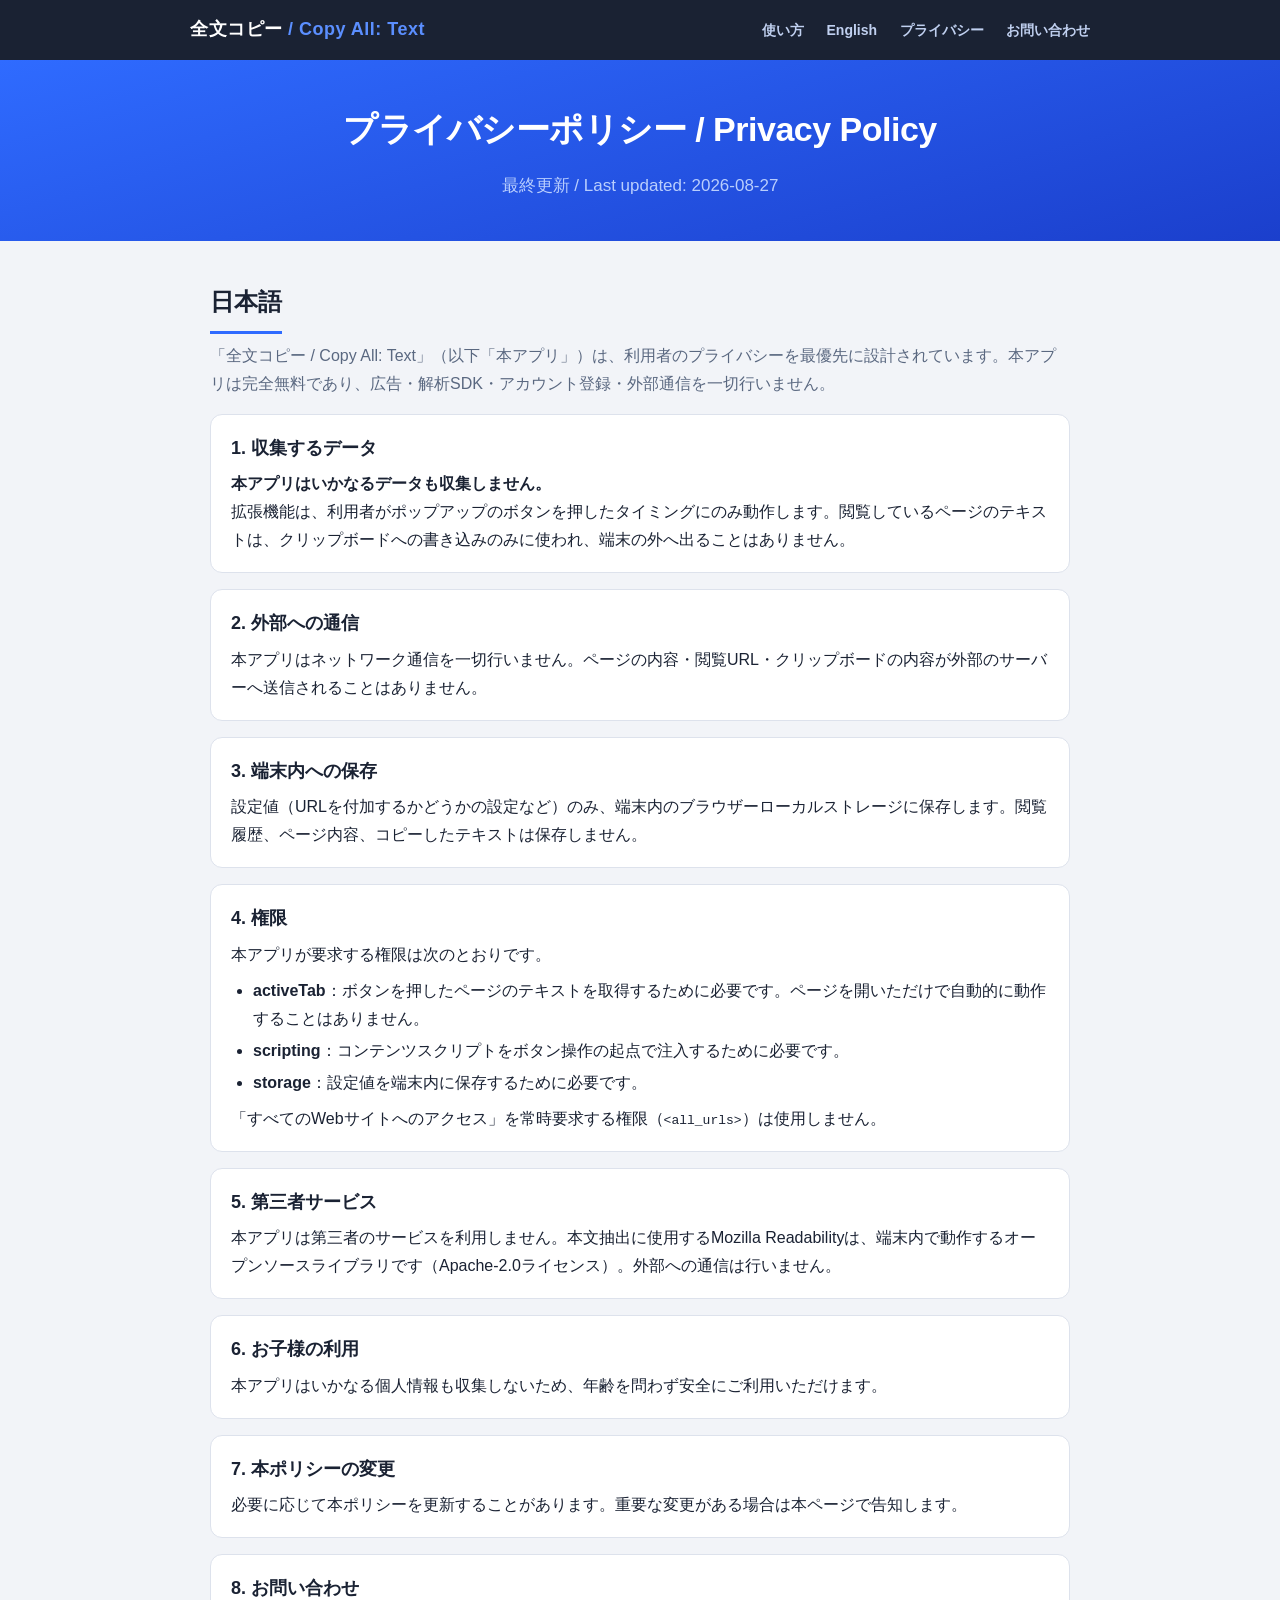
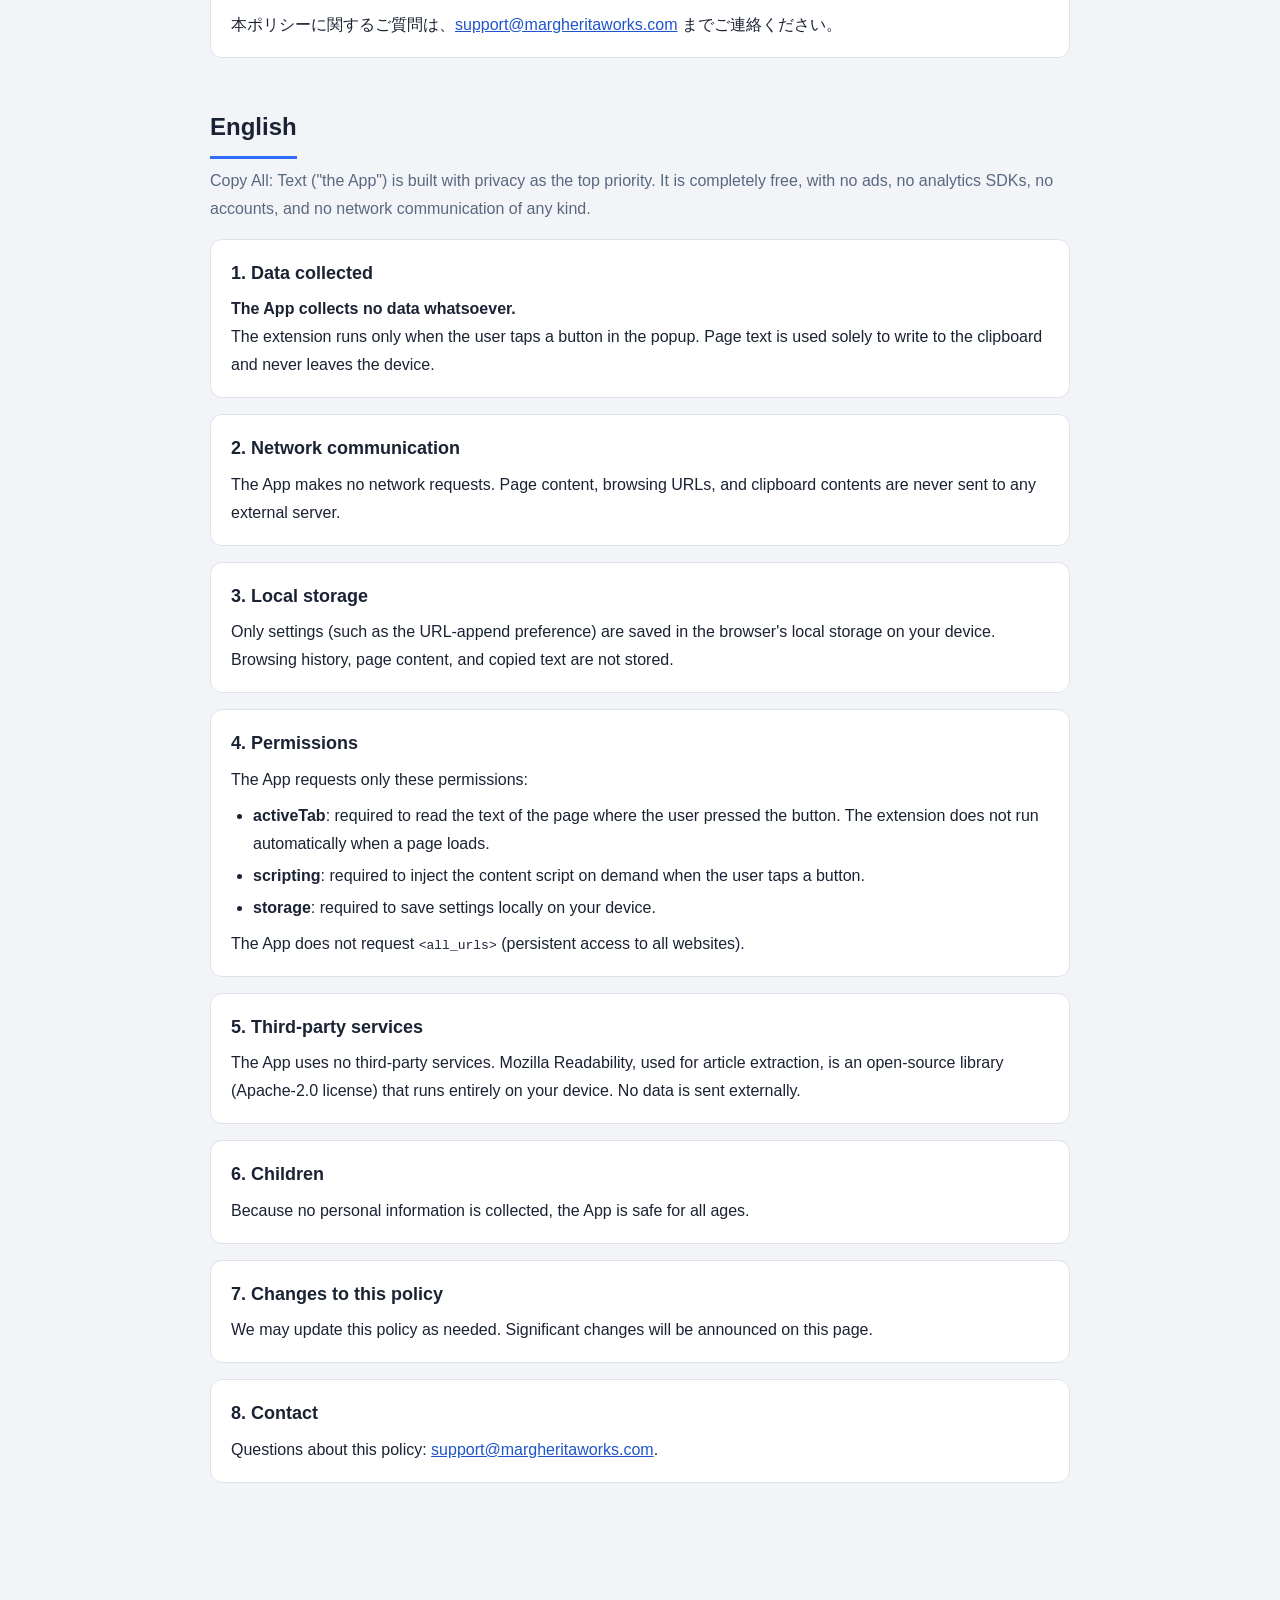
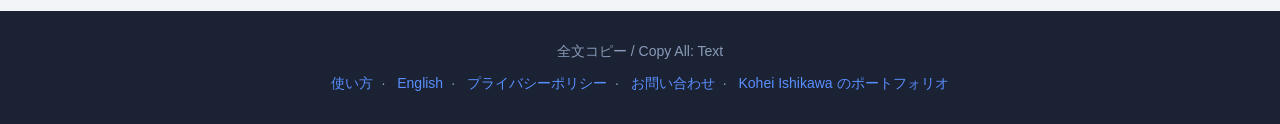
<file: privacy.html>
<!DOCTYPE html>
<html lang="ja">
<head>
<meta charset="UTF-8">
<meta name="viewport" content="width=device-width, initial-scale=1.0">
<title>全文コピー — プライバシーポリシー / Privacy Policy</title>
<link rel="stylesheet" href="style.css">
</head>
<body>

<header class="site-header">
  <div class="inner">
    <a class="brand" href="index.html">全文コピー<span> / Copy All: Text</span></a>
    <nav class="nav">
      <a href="index.html">使い方</a>
      <a href="en.html">English</a>
      <a href="privacy.html">プライバシー</a>
      <a href="mailto:support@margheritaworks.com">お問い合わせ</a>
    </nav>
  </div>
</header>

<div class="hero" style="padding:40px 20px;">
  <h1>プライバシーポリシー / Privacy Policy</h1>
  <p class="updated" style="color:#c0d4ff">最終更新 / Last updated: 2026-08-27</p>
</div>

<main>

  <!-- ===================== 日本語 ===================== -->
  <section>
    <h2>日本語</h2>
    <p class="lead">「全文コピー / Copy All: Text」（以下「本アプリ」）は、利用者のプライバシーを最優先に設計されています。本アプリは完全無料であり、広告・解析SDK・アカウント登録・外部通信を一切行いません。</p>

    <div class="block">
      <h3>1. 収集するデータ</h3>
      <p><strong>本アプリはいかなるデータも収集しません。</strong></p>
      <p>拡張機能は、利用者がポップアップのボタンを押したタイミングにのみ動作します。閲覧しているページのテキストは、クリップボードへの書き込みのみに使われ、端末の外へ出ることはありません。</p>
    </div>

    <div class="block">
      <h3>2. 外部への通信</h3>
      <p>本アプリはネットワーク通信を一切行いません。ページの内容・閲覧URL・クリップボードの内容が外部のサーバーへ送信されることはありません。</p>
    </div>

    <div class="block">
      <h3>3. 端末内への保存</h3>
      <p>設定値（URLを付加するかどうかの設定など）のみ、端末内のブラウザーローカルストレージに保存します。閲覧履歴、ページ内容、コピーしたテキストは保存しません。</p>
    </div>

    <div class="block">
      <h3>4. 権限</h3>
      <p>本アプリが要求する権限は次のとおりです。</p>
      <ul>
        <li><strong>activeTab</strong>：ボタンを押したページのテキストを取得するために必要です。ページを開いただけで自動的に動作することはありません。</li>
        <li><strong>scripting</strong>：コンテンツスクリプトをボタン操作の起点で注入するために必要です。</li>
        <li><strong>storage</strong>：設定値を端末内に保存するために必要です。</li>
      </ul>
      <p>「すべてのWebサイトへのアクセス」を常時要求する権限（<code>&lt;all_urls&gt;</code>）は使用しません。</p>
    </div>

    <div class="block">
      <h3>5. 第三者サービス</h3>
      <p>本アプリは第三者のサービスを利用しません。本文抽出に使用するMozilla Readabilityは、端末内で動作するオープンソースライブラリです（Apache-2.0ライセンス）。外部への通信は行いません。</p>
    </div>

    <div class="block">
      <h3>6. お子様の利用</h3>
      <p>本アプリはいかなる個人情報も収集しないため、年齢を問わず安全にご利用いただけます。</p>
    </div>

    <div class="block">
      <h3>7. 本ポリシーの変更</h3>
      <p>必要に応じて本ポリシーを更新することがあります。重要な変更がある場合は本ページで告知します。</p>
    </div>

    <div class="block">
      <h3>8. お問い合わせ</h3>
      <p>本ポリシーに関するご質問は、<a href="mailto:support@margheritaworks.com">support@margheritaworks.com</a> までご連絡ください。</p>
    </div>
  </section>

  <!-- ===================== English ===================== -->
  <section>
    <h2>English</h2>
    <p class="lead">Copy All: Text ("the App") is built with privacy as the top priority. It is completely free, with no ads, no analytics SDKs, no accounts, and no network communication of any kind.</p>

    <div class="block">
      <h3>1. Data collected</h3>
      <p><strong>The App collects no data whatsoever.</strong></p>
      <p>The extension runs only when the user taps a button in the popup. Page text is used solely to write to the clipboard and never leaves the device.</p>
    </div>

    <div class="block">
      <h3>2. Network communication</h3>
      <p>The App makes no network requests. Page content, browsing URLs, and clipboard contents are never sent to any external server.</p>
    </div>

    <div class="block">
      <h3>3. Local storage</h3>
      <p>Only settings (such as the URL-append preference) are saved in the browser's local storage on your device. Browsing history, page content, and copied text are not stored.</p>
    </div>

    <div class="block">
      <h3>4. Permissions</h3>
      <p>The App requests only these permissions:</p>
      <ul>
        <li><strong>activeTab</strong>: required to read the text of the page where the user pressed the button. The extension does not run automatically when a page loads.</li>
        <li><strong>scripting</strong>: required to inject the content script on demand when the user taps a button.</li>
        <li><strong>storage</strong>: required to save settings locally on your device.</li>
      </ul>
      <p>The App does not request <code>&lt;all_urls&gt;</code> (persistent access to all websites).</p>
    </div>

    <div class="block">
      <h3>5. Third-party services</h3>
      <p>The App uses no third-party services. Mozilla Readability, used for article extraction, is an open-source library (Apache-2.0 license) that runs entirely on your device. No data is sent externally.</p>
    </div>

    <div class="block">
      <h3>6. Children</h3>
      <p>Because no personal information is collected, the App is safe for all ages.</p>
    </div>

    <div class="block">
      <h3>7. Changes to this policy</h3>
      <p>We may update this policy as needed. Significant changes will be announced on this page.</p>
    </div>

    <div class="block">
      <h3>8. Contact</h3>
      <p>Questions about this policy: <a href="mailto:support@margheritaworks.com">support@margheritaworks.com</a>.</p>
    </div>
  </section>

</main>

<footer>
  <div>全文コピー / Copy All: Text</div>
  <div style="margin-top:8px">
    <a href="index.html">使い方</a>·
    <a href="en.html">English</a>·
    <a href="privacy.html">プライバシーポリシー</a>·
    <a href="mailto:support@margheritaworks.com">お問い合わせ</a>·
    <a href="https://isitest1.github.io/portfolio-hub/ja">Kohei Ishikawa のポートフォリオ</a>
  </div>
</footer>

</body>
</html>
</file>
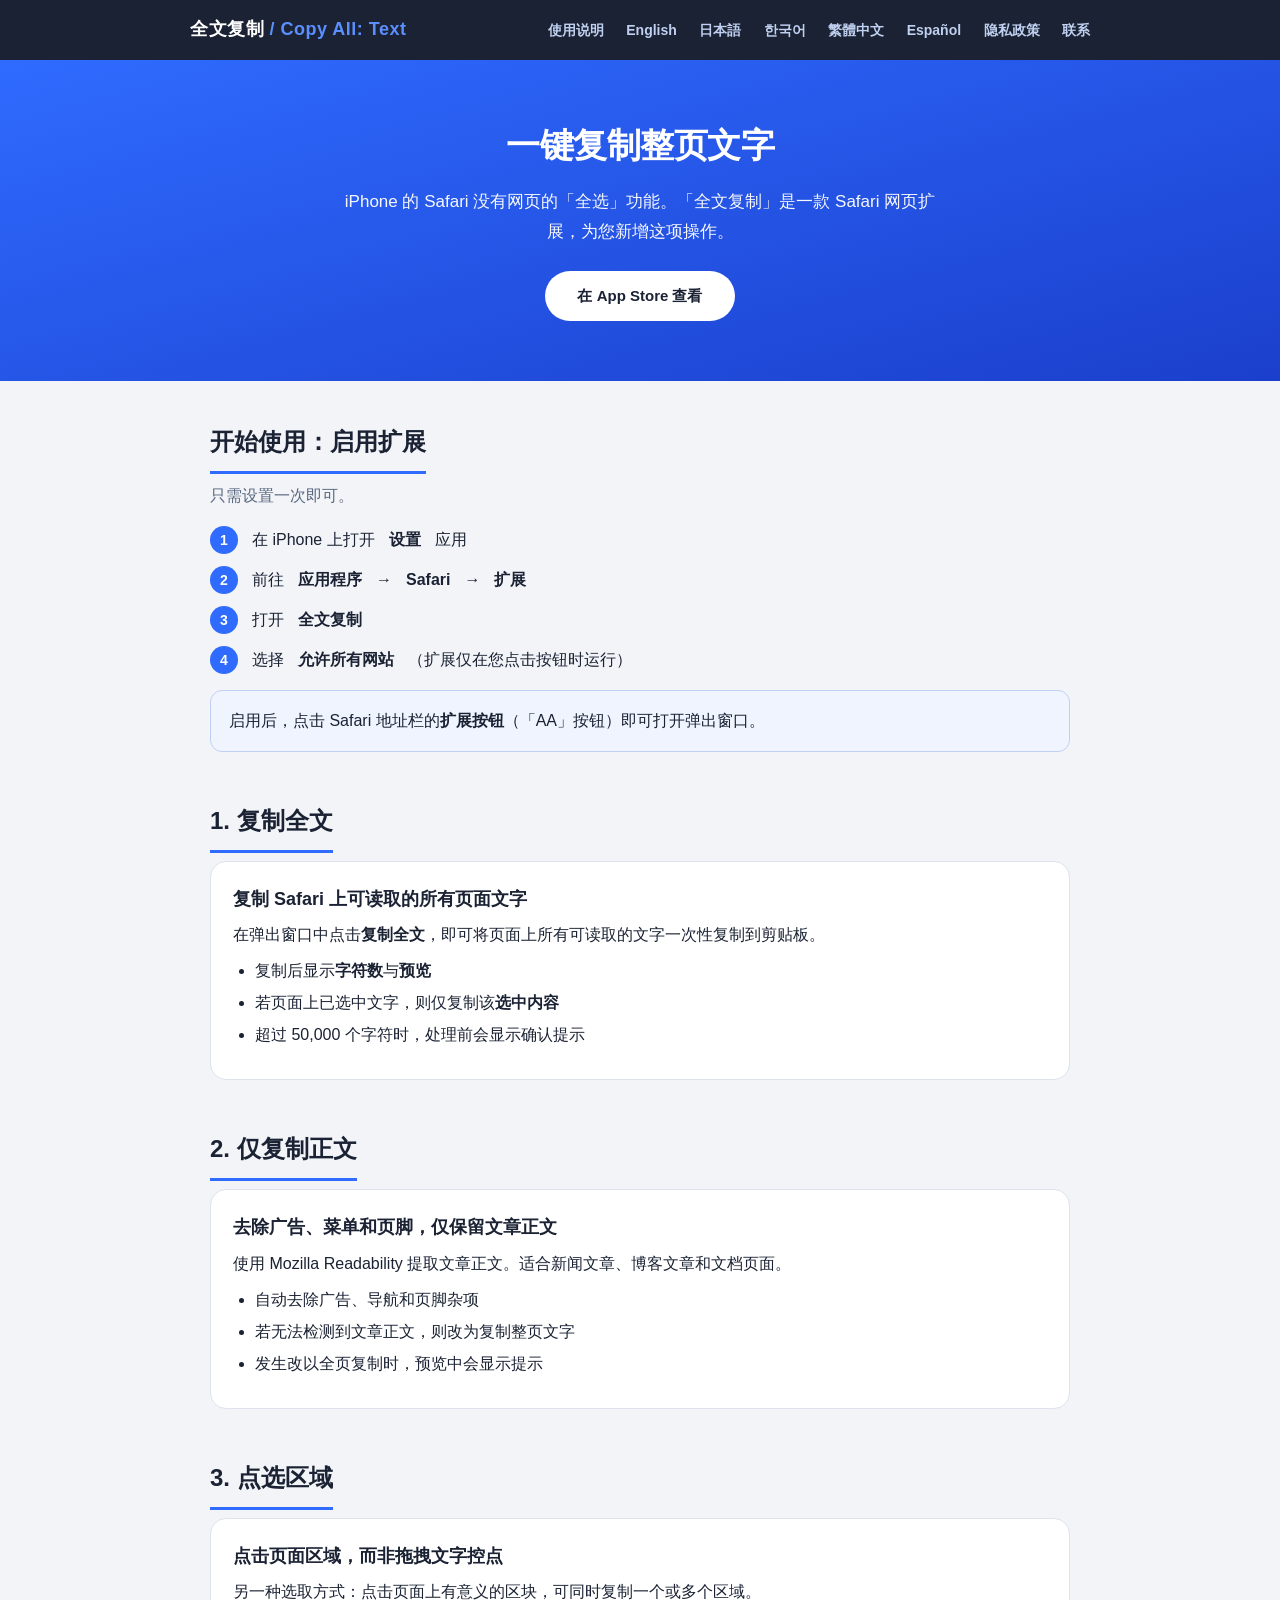
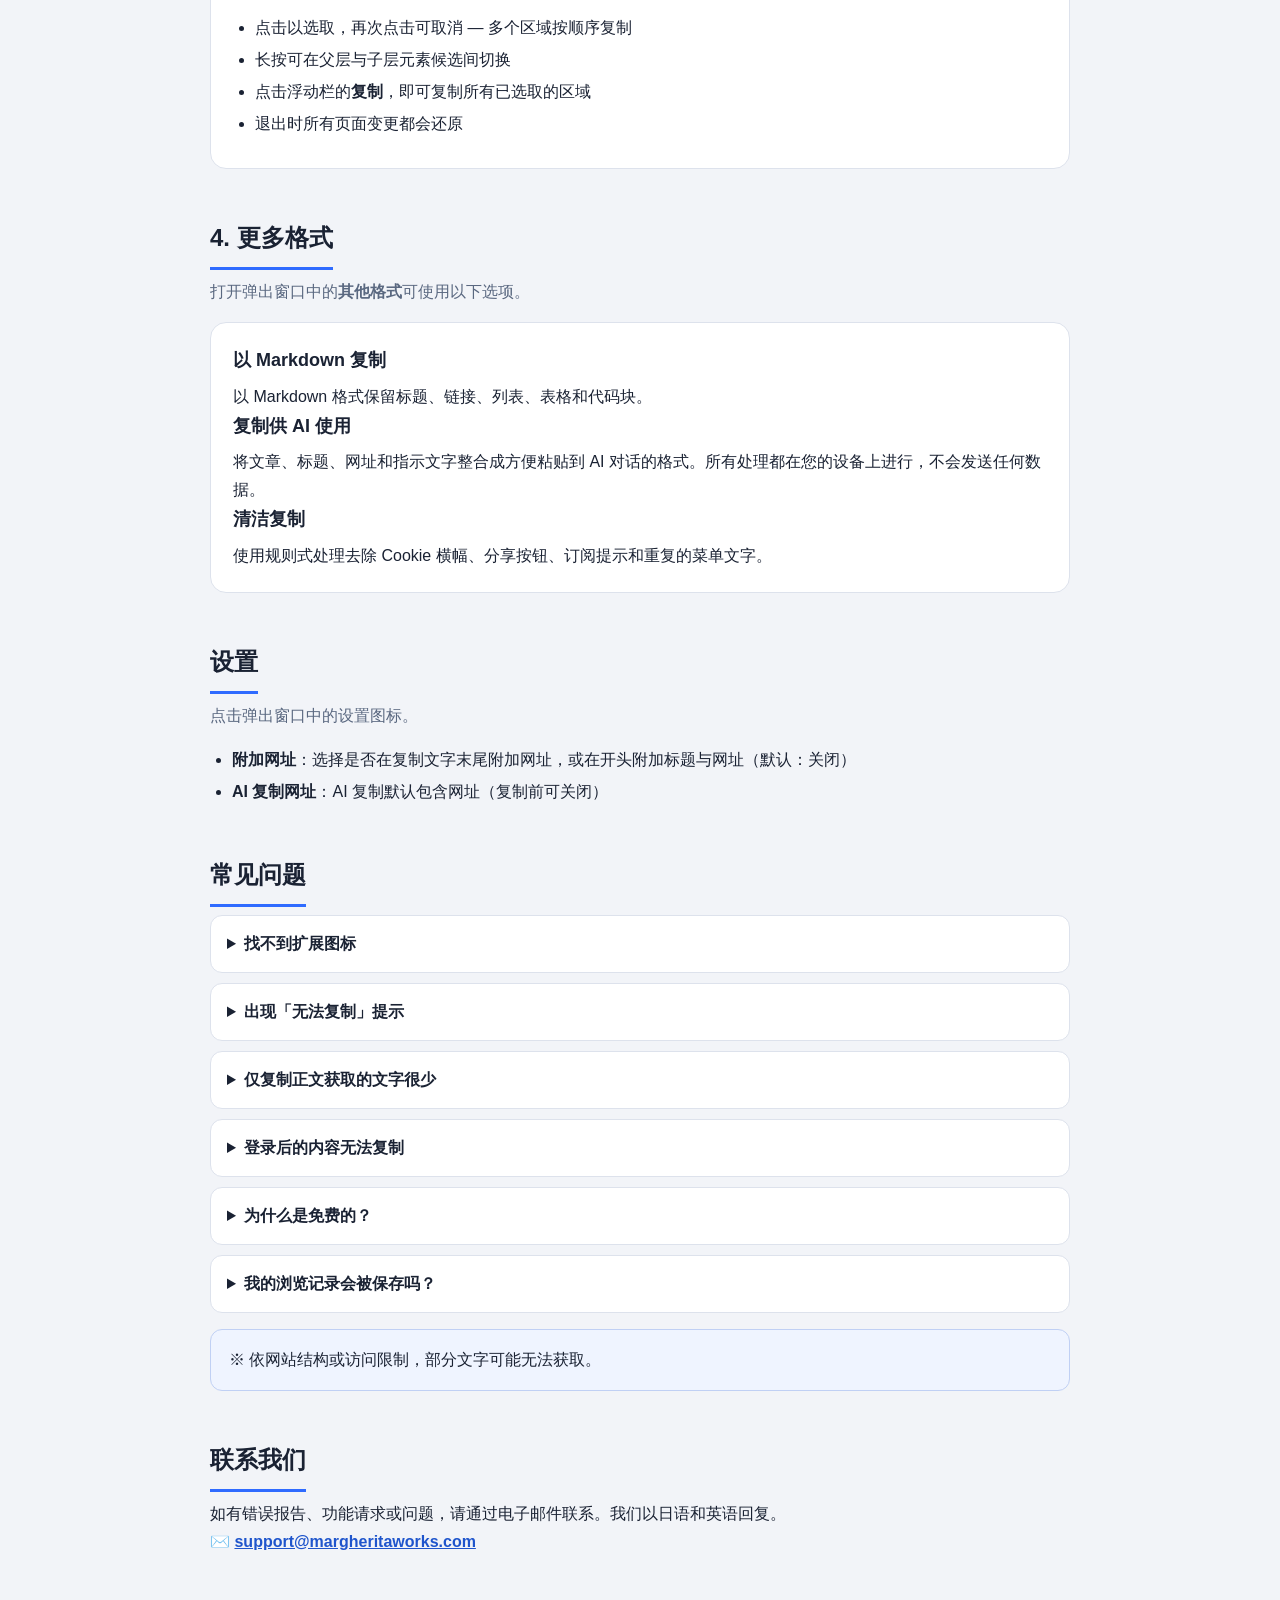
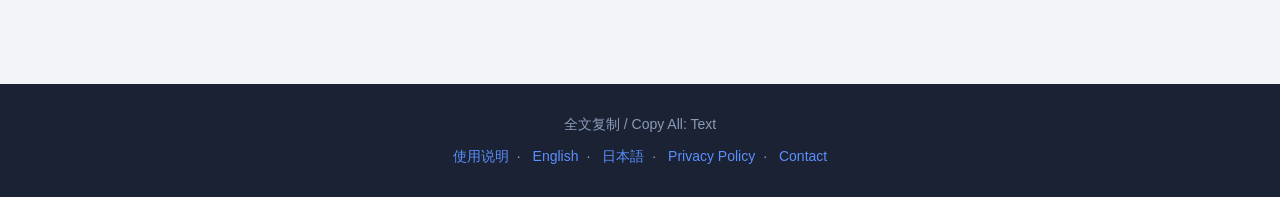
<file: zh-hans.html>
<!DOCTYPE html>
<html lang="zh-Hans">
<head>
<meta charset="UTF-8">
<meta name="viewport" content="width=device-width, initial-scale=1.0">
<title>全文复制 — 使用说明与支持</title>
<meta name="description" content="Safari 扩展「全文复制」的使用说明与支持。iPhone 的 Safari 没有「全选」功能。这个应用程序为您新增了这项功能。">
<link rel="stylesheet" href="style.css">
</head>
<body>

<header class="site-header">
  <div class="inner">
    <a class="brand" href="zh-hans.html">全文复制<span> / Copy All: Text</span></a>
    <nav class="nav">
      <a href="zh-hans.html">使用说明</a>
      <a href="en.html">English</a>
      <a href="index.html">日本語</a>
      <a href="ko.html">한국어</a>
      <a href="zh-hant.html">繁體中文</a>
      <a href="es.html">Español</a>
      <a href="privacy.html">隐私政策</a>
      <a href="#contact">联系</a>
    </nav>
  </div>
</header>

<div class="hero">
  <h1>一键复制整页文字</h1>
  <p>iPhone 的 Safari 没有网页的「全选」功能。「全文复制」是一款 Safari 网页扩展，为您新增这项操作。</p>
  <a class="btn-store" href="https://apps.apple.com/jp/app/id6805767687">在 App Store 查看</a>
</div>

<main>

  <section>
    <h2>开始使用：启用扩展</h2>
    <p class="lead">只需设置一次即可。</p>
    <ol class="steps">
      <li>在 iPhone 上打开<strong>设置</strong>应用</li>
      <li>前往<strong>应用程序</strong> → <strong>Safari</strong> → <strong>扩展</strong></li>
      <li>打开<strong>全文复制</strong></li>
      <li>选择<strong>允许所有网站</strong>（扩展仅在您点击按钮时运行）</li>
    </ol>
    <div class="callout">启用后，点击 Safari 地址栏的<strong>扩展按钮</strong>（「AA」按钮）即可打开弹出窗口。</div>
  </section>

  <section id="copy-all">
    <h2>1. 复制全文</h2>
    <div class="feature">
      <div class="body">
        <h3>复制 Safari 上可读取的所有页面文字</h3>
        <p>在弹出窗口中点击<strong>复制全文</strong>，即可将页面上所有可读取的文字一次性复制到剪贴板。</p>
        <ul>
          <li>复制后显示<strong>字符数</strong>与<strong>预览</strong></li>
          <li>若页面上已选中文字，则仅复制该<strong>选中内容</strong></li>
          <li>超过 50,000 个字符时，处理前会显示确认提示</li>
        </ul>
      </div>
    </div>
  </section>

  <section id="copy-article">
    <h2>2. 仅复制正文</h2>
    <div class="feature reverse">
      <div class="body">
        <h3>去除广告、菜单和页脚，仅保留文章正文</h3>
        <p>使用 Mozilla Readability 提取文章正文。适合新闻文章、博客文章和文档页面。</p>
        <ul>
          <li>自动去除广告、导航和页脚杂项</li>
          <li>若无法检测到文章正文，则改为复制整页文字</li>
          <li>发生改以全页复制时，预览中会显示提示</li>
        </ul>
      </div>
    </div>
  </section>

  <section id="tap-select">
    <h2>3. 点选区域</h2>
    <div class="feature">
      <div class="body">
        <h3>点击页面区域，而非拖拽文字控点</h3>
        <p>另一种选取方式：点击页面上有意义的区块，可同时复制一个或多个区域。</p>
        <ul>
          <li>点击以选取，再次点击可取消 — 多个区域按顺序复制</li>
          <li>长按可在父层与子层元素候选间切换</li>
          <li>点击浮动栏的<strong>复制</strong>，即可复制所有已选取的区域</li>
          <li>退出时所有页面变更都会还原</li>
        </ul>
      </div>
    </div>
  </section>

  <section id="other-formats">
    <h2>4. 更多格式</h2>
    <p class="lead">打开弹出窗口中的<strong>其他格式</strong>可使用以下选项。</p>
    <div class="feature">
      <div class="body">
        <h3>以 Markdown 复制</h3>
        <p>以 Markdown 格式保留标题、链接、列表、表格和代码块。</p>
        <h3>复制供 AI 使用</h3>
        <p>将文章、标题、网址和指示文字整合成方便粘贴到 AI 对话的格式。所有处理都在您的设备上进行，不会发送任何数据。</p>
        <h3>清洁复制</h3>
        <p>使用规则式处理去除 Cookie 横幅、分享按钮、订阅提示和重复的菜单文字。</p>
      </div>
    </div>
  </section>

  <section id="settings">
    <h2>设置</h2>
    <p class="lead">点击弹出窗口中的设置图标。</p>
    <ul>
      <li><strong>附加网址</strong>：选择是否在复制文字末尾附加网址，或在开头附加标题与网址（默认：关闭）</li>
      <li><strong>AI 复制网址</strong>：AI 复制默认包含网址（复制前可关闭）</li>
    </ul>
  </section>

  <section id="faq">
    <h2>常见问题</h2>
    <div class="faq">
      <details><summary>找不到扩展图标</summary>
        <p>请确认在设置 → 应用程序 → Safari → 扩展中已启用全文复制。启用后，图标会出现在地址栏的扩展按钮（「AA」按钮）下方。</p></details>
      <details><summary>出现「无法复制」提示</summary>
        <p>扩展无法在 Safari 内部页面（起始页、App Store、设置）、PDF 查看器或尚未加载完成的页面上运行。</p></details>
      <details><summary>仅复制正文获取的文字很少</summary>
        <p>文章检测有其限制。对于非文章页面（电商、门户网站等），请改用复制全文或点选区域。</p></details>
      <details><summary>登录后的内容无法复制</summary>
        <p>登录后延迟加载的内容，或 Shadow DOM 内部的内容，可能无法获取。请复制已捕获的内容，并在预览中查看缺少的部分。</p></details>
      <details><summary>为什么是免费的？</summary>
        <p>这是一个小型的工具型项目。没有广告、分析、账户或网络通信，且将持续免费提供。</p></details>
      <details><summary>我的浏览记录会被保存吗？</summary>
        <p>不会。扩展只会将文字复制到剪贴板，不做其他任何事。只有您的设置（网址附加偏好等）会在本地保存于您的设备中。</p></details>
    </div>
    <div class="callout" style="margin-top:16px">※ 依网站结构或访问限制，部分文字可能无法获取。</div>
  </section>

  <section id="contact" class="contact">
    <h2>联系我们</h2>
    <p>如有错误报告、功能请求或问题，请通过电子邮件联系。我们以日语和英语回复。</p>
    <p>✉️ <a href="mailto:support@margheritaworks.com">support@margheritaworks.com</a></p>
  </section>

</main>

<footer>
  <div>全文复制 / Copy All: Text</div>
  <div style="margin-top:8px">
    <a href="zh-hans.html">使用说明</a>·
    <a href="en.html">English</a>·
    <a href="index.html">日本語</a>·
    <a href="privacy.html">Privacy Policy</a>·
    <a href="mailto:support@margheritaworks.com">Contact</a>
  </div>
</footer>

</body>
</html>
</file>
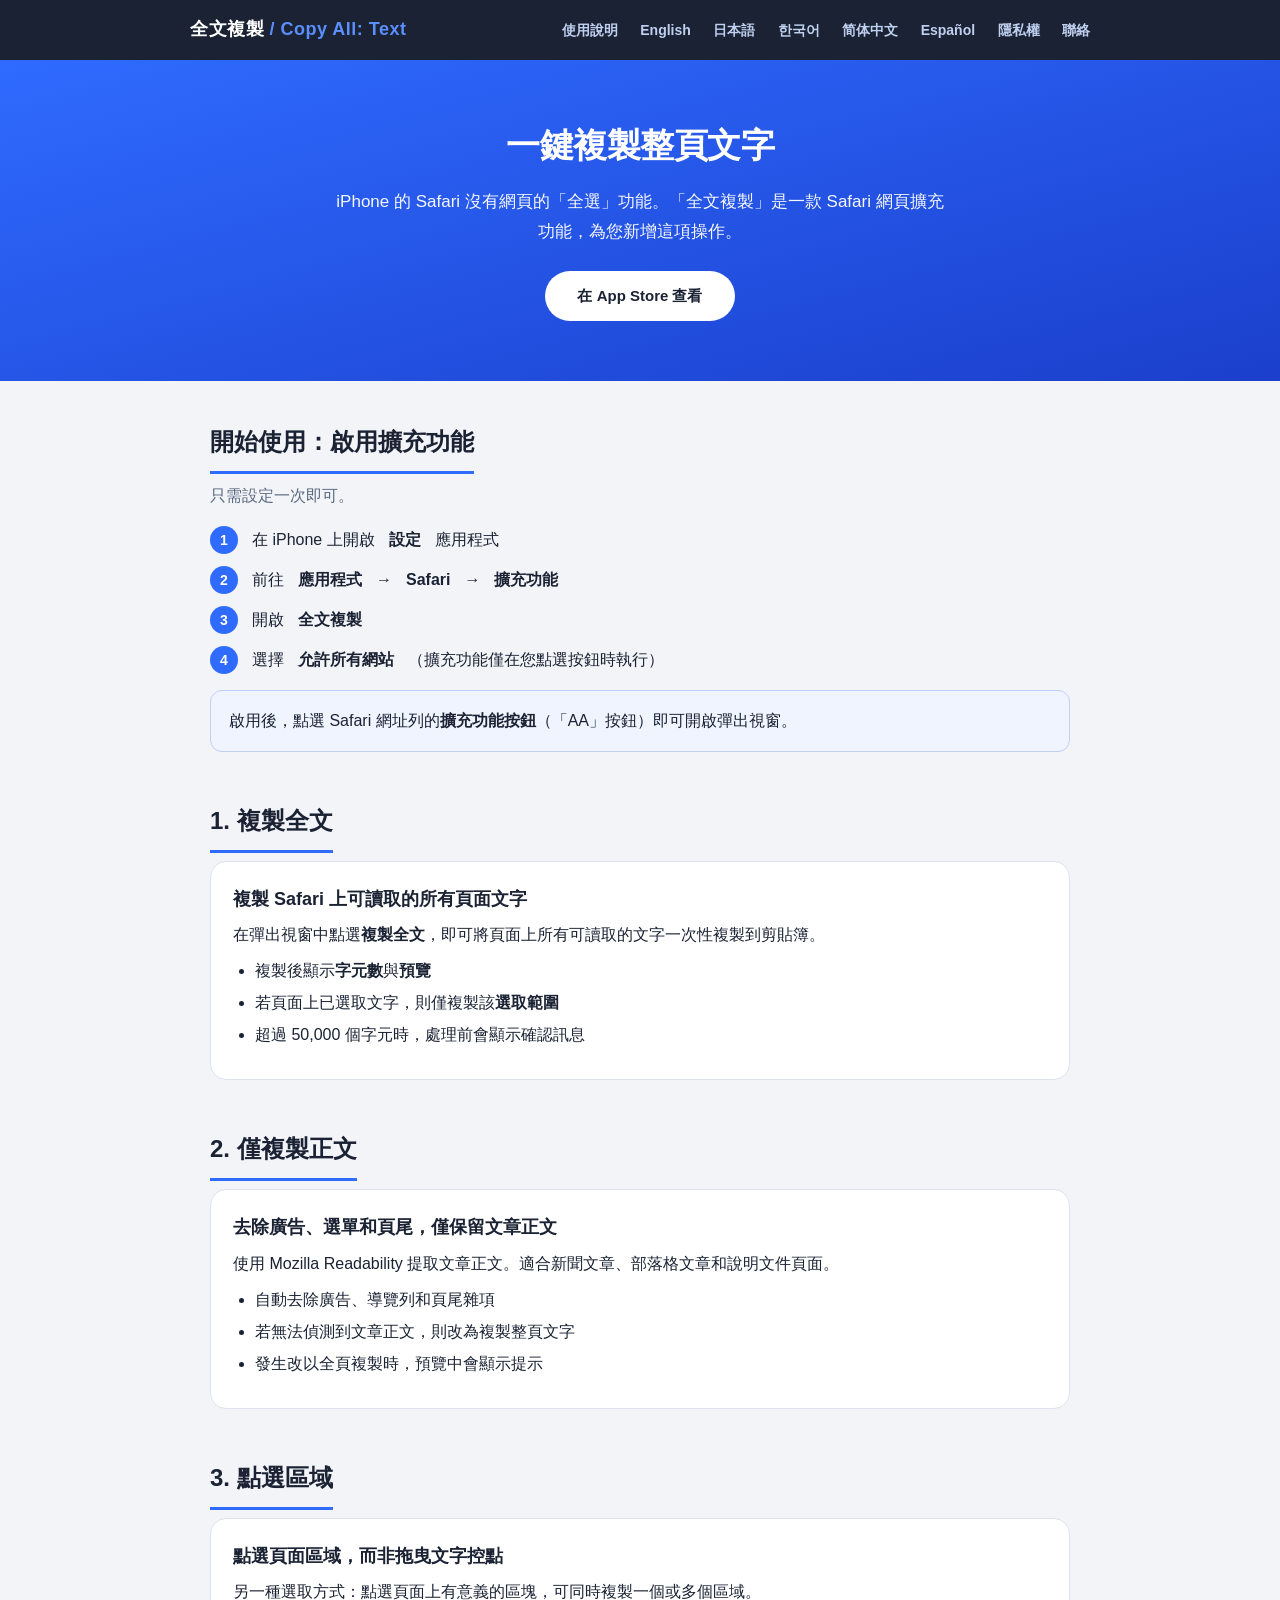
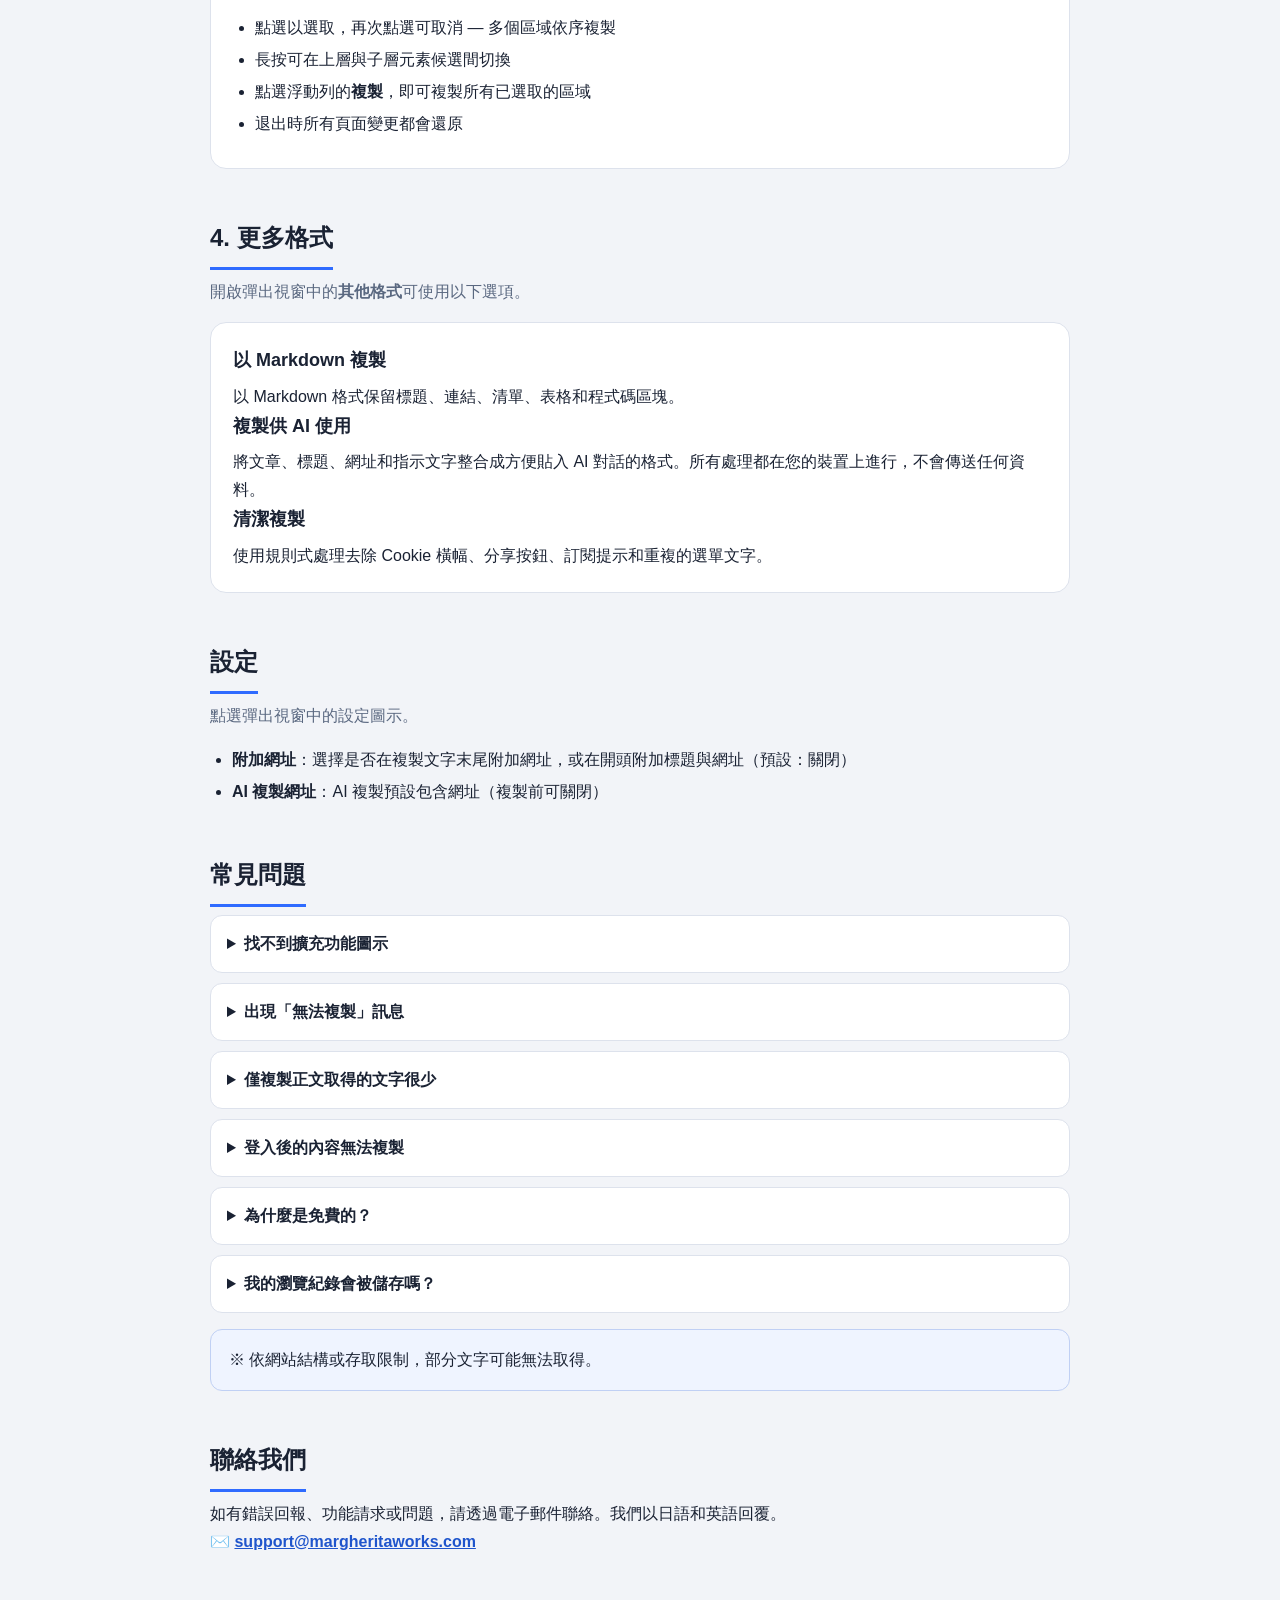
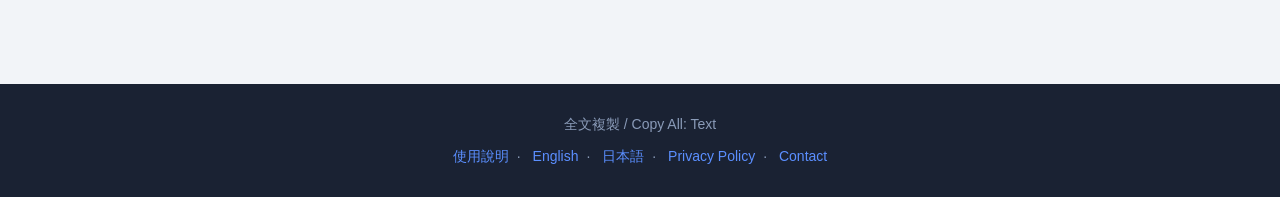
<file: zh-hant.html>
<!DOCTYPE html>
<html lang="zh-Hant">
<head>
<meta charset="UTF-8">
<meta name="viewport" content="width=device-width, initial-scale=1.0">
<title>全文複製 — 使用說明與支援</title>
<meta name="description" content="Safari 擴充功能「全文複製」的使用說明與支援。iPhone 的 Safari 沒有「全選」功能。這個應用程式為您新增了這項功能。">
<link rel="stylesheet" href="style.css">
</head>
<body>

<header class="site-header">
  <div class="inner">
    <a class="brand" href="zh-hant.html">全文複製<span> / Copy All: Text</span></a>
    <nav class="nav">
      <a href="zh-hant.html">使用說明</a>
      <a href="en.html">English</a>
      <a href="index.html">日本語</a>
      <a href="ko.html">한국어</a>
      <a href="zh-hans.html">简体中文</a>
      <a href="es.html">Español</a>
      <a href="privacy.html">隱私權</a>
      <a href="#contact">聯絡</a>
    </nav>
  </div>
</header>

<div class="hero">
  <h1>一鍵複製整頁文字</h1>
  <p>iPhone 的 Safari 沒有網頁的「全選」功能。「全文複製」是一款 Safari 網頁擴充功能，為您新增這項操作。</p>
  <a class="btn-store" href="https://apps.apple.com/jp/app/id6805767687">在 App Store 查看</a>
</div>

<main>

  <section>
    <h2>開始使用：啟用擴充功能</h2>
    <p class="lead">只需設定一次即可。</p>
    <ol class="steps">
      <li>在 iPhone 上開啟<strong>設定</strong>應用程式</li>
      <li>前往<strong>應用程式</strong> → <strong>Safari</strong> → <strong>擴充功能</strong></li>
      <li>開啟<strong>全文複製</strong></li>
      <li>選擇<strong>允許所有網站</strong>（擴充功能僅在您點選按鈕時執行）</li>
    </ol>
    <div class="callout">啟用後，點選 Safari 網址列的<strong>擴充功能按鈕</strong>（「AA」按鈕）即可開啟彈出視窗。</div>
  </section>

  <section id="copy-all">
    <h2>1. 複製全文</h2>
    <div class="feature">
      <div class="body">
        <h3>複製 Safari 上可讀取的所有頁面文字</h3>
        <p>在彈出視窗中點選<strong>複製全文</strong>，即可將頁面上所有可讀取的文字一次性複製到剪貼簿。</p>
        <ul>
          <li>複製後顯示<strong>字元數</strong>與<strong>預覽</strong></li>
          <li>若頁面上已選取文字，則僅複製該<strong>選取範圍</strong></li>
          <li>超過 50,000 個字元時，處理前會顯示確認訊息</li>
        </ul>
      </div>
    </div>
  </section>

  <section id="copy-article">
    <h2>2. 僅複製正文</h2>
    <div class="feature reverse">
      <div class="body">
        <h3>去除廣告、選單和頁尾，僅保留文章正文</h3>
        <p>使用 Mozilla Readability 提取文章正文。適合新聞文章、部落格文章和說明文件頁面。</p>
        <ul>
          <li>自動去除廣告、導覽列和頁尾雜項</li>
          <li>若無法偵測到文章正文，則改為複製整頁文字</li>
          <li>發生改以全頁複製時，預覽中會顯示提示</li>
        </ul>
      </div>
    </div>
  </section>

  <section id="tap-select">
    <h2>3. 點選區域</h2>
    <div class="feature">
      <div class="body">
        <h3>點選頁面區域，而非拖曳文字控點</h3>
        <p>另一種選取方式：點選頁面上有意義的區塊，可同時複製一個或多個區域。</p>
        <ul>
          <li>點選以選取，再次點選可取消 — 多個區域依序複製</li>
          <li>長按可在上層與子層元素候選間切換</li>
          <li>點選浮動列的<strong>複製</strong>，即可複製所有已選取的區域</li>
          <li>退出時所有頁面變更都會還原</li>
        </ul>
      </div>
    </div>
  </section>

  <section id="other-formats">
    <h2>4. 更多格式</h2>
    <p class="lead">開啟彈出視窗中的<strong>其他格式</strong>可使用以下選項。</p>
    <div class="feature">
      <div class="body">
        <h3>以 Markdown 複製</h3>
        <p>以 Markdown 格式保留標題、連結、清單、表格和程式碼區塊。</p>
        <h3>複製供 AI 使用</h3>
        <p>將文章、標題、網址和指示文字整合成方便貼入 AI 對話的格式。所有處理都在您的裝置上進行，不會傳送任何資料。</p>
        <h3>清潔複製</h3>
        <p>使用規則式處理去除 Cookie 橫幅、分享按鈕、訂閱提示和重複的選單文字。</p>
      </div>
    </div>
  </section>

  <section id="settings">
    <h2>設定</h2>
    <p class="lead">點選彈出視窗中的設定圖示。</p>
    <ul>
      <li><strong>附加網址</strong>：選擇是否在複製文字末尾附加網址，或在開頭附加標題與網址（預設：關閉）</li>
      <li><strong>AI 複製網址</strong>：AI 複製預設包含網址（複製前可關閉）</li>
    </ul>
  </section>

  <section id="faq">
    <h2>常見問題</h2>
    <div class="faq">
      <details><summary>找不到擴充功能圖示</summary>
        <p>請確認在設定 → 應用程式 → Safari → 擴充功能中已啟用全文複製。啟用後，圖示會出現在網址列的擴充功能按鈕（「AA」按鈕）下方。</p></details>
      <details><summary>出現「無法複製」訊息</summary>
        <p>擴充功能無法在 Safari 內部頁面（起始頁、App Store、設定）、PDF 檢視器或尚未載入完成的頁面上執行。</p></details>
      <details><summary>僅複製正文取得的文字很少</summary>
        <p>文章偵測有其限制。對於非文章頁面（電子商務、入口網站等），請改用複製全文或點選區域。</p></details>
      <details><summary>登入後的內容無法複製</summary>
        <p>登入後延遲載入的內容，或 Shadow DOM 內部的內容，可能無法取得。請複製已擷取的內容，並在預覽中查看缺少的部分。</p></details>
      <details><summary>為什麼是免費的？</summary>
        <p>這是一個小型的工具型專案。沒有廣告、分析、帳戶或網路通訊，且將持續免費提供。</p></details>
      <details><summary>我的瀏覽紀錄會被儲存嗎？</summary>
        <p>不會。擴充功能只會將文字複製到剪貼簿，不做其他任何事。只有您的設定（URL 附加偏好等）會在本機上儲存於您的裝置中。</p></details>
    </div>
    <div class="callout" style="margin-top:16px">※ 依網站結構或存取限制，部分文字可能無法取得。</div>
  </section>

  <section id="contact" class="contact">
    <h2>聯絡我們</h2>
    <p>如有錯誤回報、功能請求或問題，請透過電子郵件聯絡。我們以日語和英語回覆。</p>
    <p>✉️ <a href="mailto:support@margheritaworks.com">support@margheritaworks.com</a></p>
  </section>

</main>

<footer>
  <div>全文複製 / Copy All: Text</div>
  <div style="margin-top:8px">
    <a href="zh-hant.html">使用說明</a>·
    <a href="en.html">English</a>·
    <a href="index.html">日本語</a>·
    <a href="privacy.html">Privacy Policy</a>·
    <a href="mailto:support@margheritaworks.com">Contact</a>
  </div>
</footer>

</body>
</html>
</file>
<file: style.css>
/* Copy All: Text — support & privacy site */
:root {
    --navy: #1a2233;
    --blue: #2F6BFF;
    --blue-light: #5b8fff;
    --bg: #F2F4F8;
    --surface: #ffffff;
    --text: #1a2233;
    --muted: #5a6880;
    --border: #dde2ec;
    --radius: 16px;
}
* { box-sizing: border-box; margin: 0; padding: 0; }
html { scroll-behavior: smooth; }
body {
    font-family: -apple-system, BlinkMacSystemFont, "Hiragino Sans",
                 "Hiragino Kaku Gothic ProN", "Yu Gothic", "Noto Sans JP", sans-serif;
    color: var(--text);
    background: var(--bg);
    line-height: 1.75;
    -webkit-font-smoothing: antialiased;
}
a { color: #1f55cc; }
img { max-width: 100%; display: block; }

/* Header */
.site-header {
    background: var(--navy);
    color: #fff;
    padding: 14px 20px;
    position: sticky; top: 0; z-index: 10;
}
.site-header .inner {
    max-width: 900px; margin: 0 auto;
    display: flex; align-items: center; justify-content: space-between; gap: 16px;
    flex-wrap: wrap;
}
.brand { font-weight: 800; font-size: 18px; letter-spacing: .5px; color: #fff; text-decoration: none; }
.brand span { color: var(--blue-light); }
.nav a { color: #c0d0f0; text-decoration: none; margin-left: 18px; font-size: 14px; font-weight: 600; }
.nav a:hover { color: #fff; }

/* Hero */
.hero {
    background: linear-gradient(165deg, #2F6BFF, #1B3FCC);
    color: #fff;
    text-align: center;
    padding: 56px 20px 60px;
}
.hero h1 { font-size: 34px; font-weight: 800; letter-spacing: -.5px; margin-bottom: 12px; }
.hero p { font-size: 17px; max-width: 620px; margin: 0 auto; opacity: .96; }
.btn-store {
    display: inline-block;
    margin-top: 24px;
    background: #fff;
    color: var(--navy);
    padding: 12px 32px;
    border-radius: 999px;
    text-decoration: none;
    font-weight: 800;
    font-size: 15px;
    transition: opacity .15s;
}
.btn-store:hover { opacity: .85; }

/* Layout */
main { max-width: 900px; margin: 0 auto; padding: 40px 20px 80px; }
section { margin-bottom: 48px; }
h2 {
    font-size: 24px; font-weight: 800; margin-bottom: 8px;
    padding-bottom: 8px; border-bottom: 3px solid var(--blue); display: inline-block;
}
h3 { font-size: 18px; font-weight: 700; margin: 22px 0 6px; color: var(--navy); }
p.lead { color: var(--muted); margin-bottom: 16px; }
ul { margin: 8px 0 8px 22px; }
li { margin: 4px 0; }

/* Step list */
.steps { counter-reset: step; list-style: none; margin: 0 0 16px; padding: 0; }
.steps li {
    counter-increment: step;
    display: flex; gap: 14px; align-items: flex-start;
    margin-bottom: 12px;
}
.steps li::before {
    content: counter(step);
    flex: 0 0 28px; height: 28px; line-height: 28px;
    text-align: center; font-weight: 800; font-size: 14px;
    background: var(--blue); color: #fff; border-radius: 50%;
}

/* Feature cards */
.feature {
    display: flex; gap: 24px; align-items: center;
    background: var(--surface); border: 1px solid var(--border);
    border-radius: var(--radius); padding: 22px; margin-bottom: 20px;
}
.feature .shot { flex: 0 0 190px; }
.feature .shot img { border-radius: 22px; box-shadow: 0 10px 30px rgba(0,0,0,.12); }
.feature .body { flex: 1; min-width: 0; }
.feature h3 { margin-top: 0; }
.feature.reverse { flex-direction: row-reverse; }
@media (max-width: 640px) {
    .feature, .feature.reverse { flex-direction: column; text-align: left; }
    .feature .shot { flex: 0 0 auto; max-width: 220px; margin: 0 auto; }
}

/* FAQ */
.faq details {
    background: var(--surface); border: 1px solid var(--border);
    border-radius: 12px; padding: 4px 16px; margin-bottom: 10px;
}
.faq summary { font-weight: 700; cursor: pointer; padding: 10px 0; }
.faq details p { padding: 0 0 12px; color: #47535d; }

/* Callout */
.callout {
    background: #eff4ff; border: 1px solid #c0d0f4; border-radius: 12px;
    padding: 16px 18px; margin: 16px 0;
}
.contact a { font-weight: 700; }

/* Privacy */
.block { background: var(--surface); border: 1px solid var(--border); border-radius: 12px; padding: 18px 20px; margin-bottom: 16px; }
.block h3 { margin-top: 0; }
.updated { color: var(--muted); font-size: 14px; }

/* Footer */
footer {
    background: var(--navy); color: #8a9bb8; text-align: center;
    padding: 28px 20px; font-size: 14px;
}
footer a { color: var(--blue-light); text-decoration: none; margin: 0 8px; }
</file>
